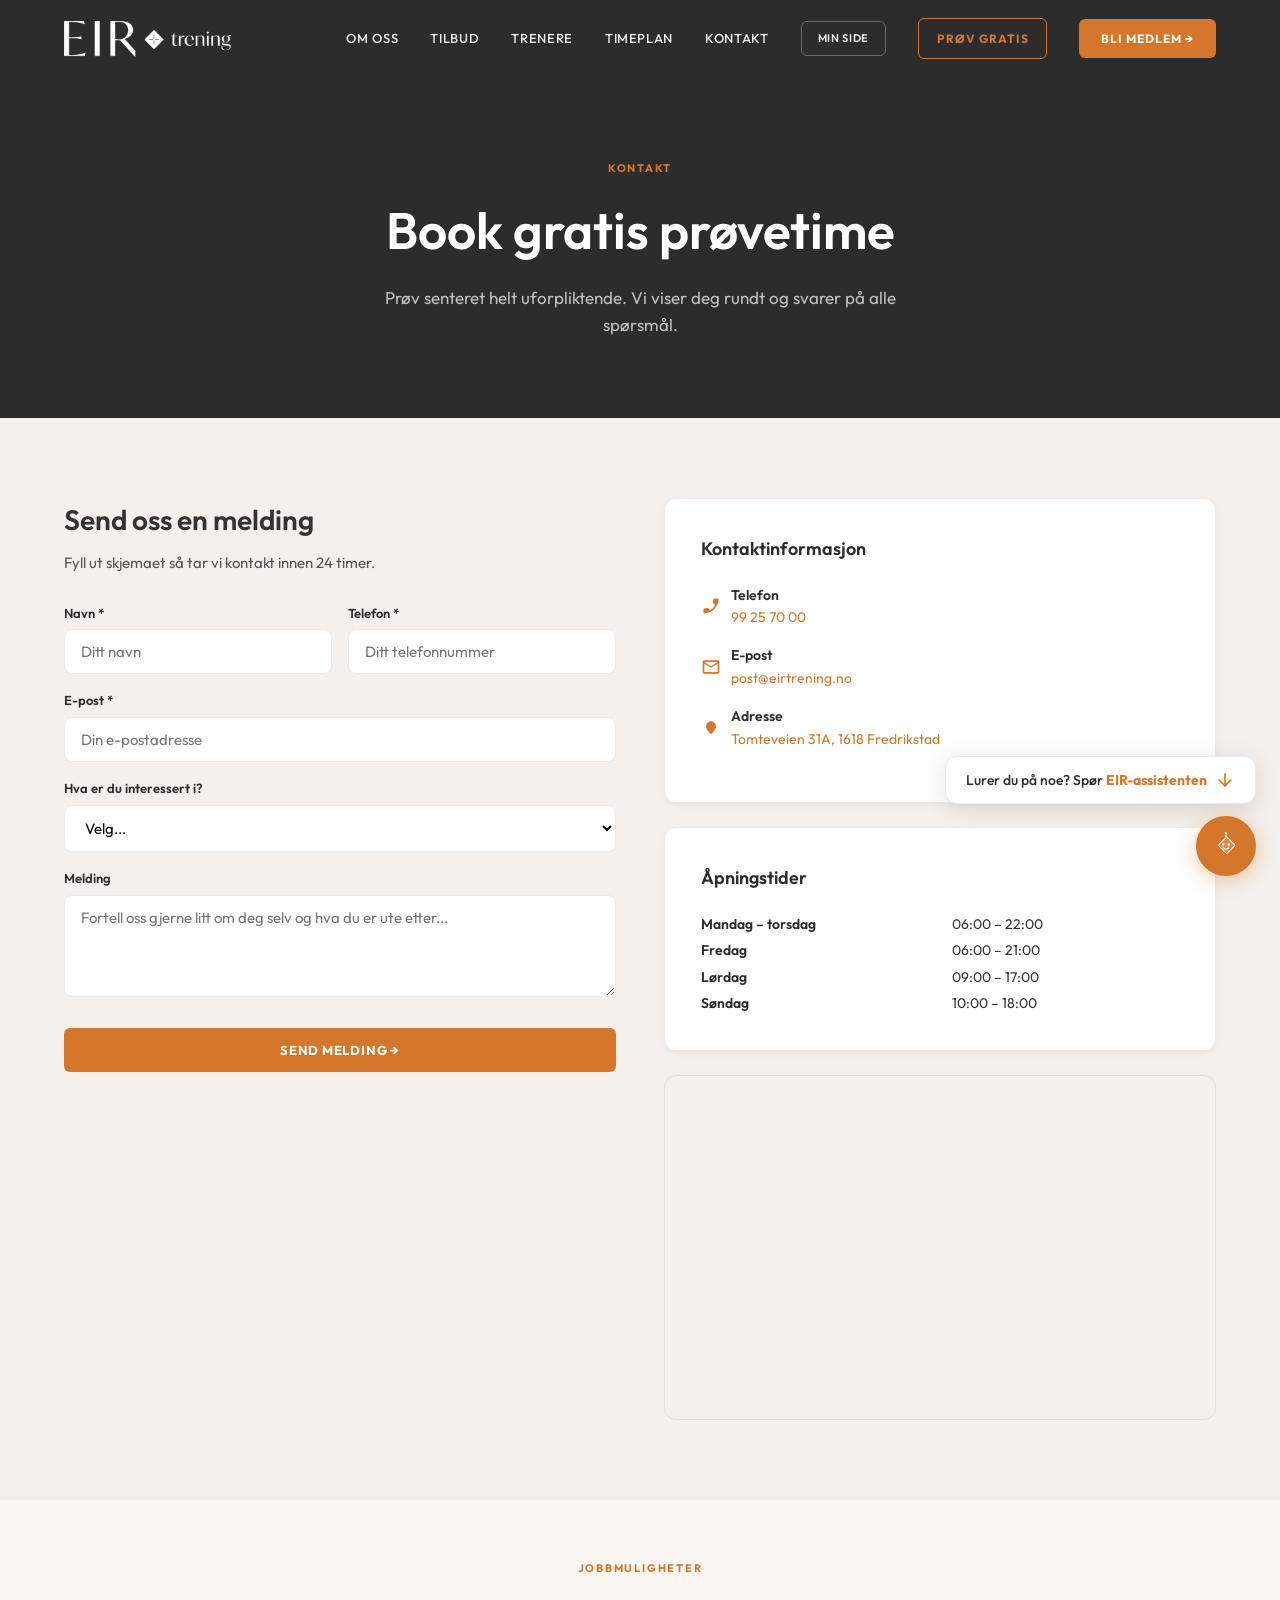
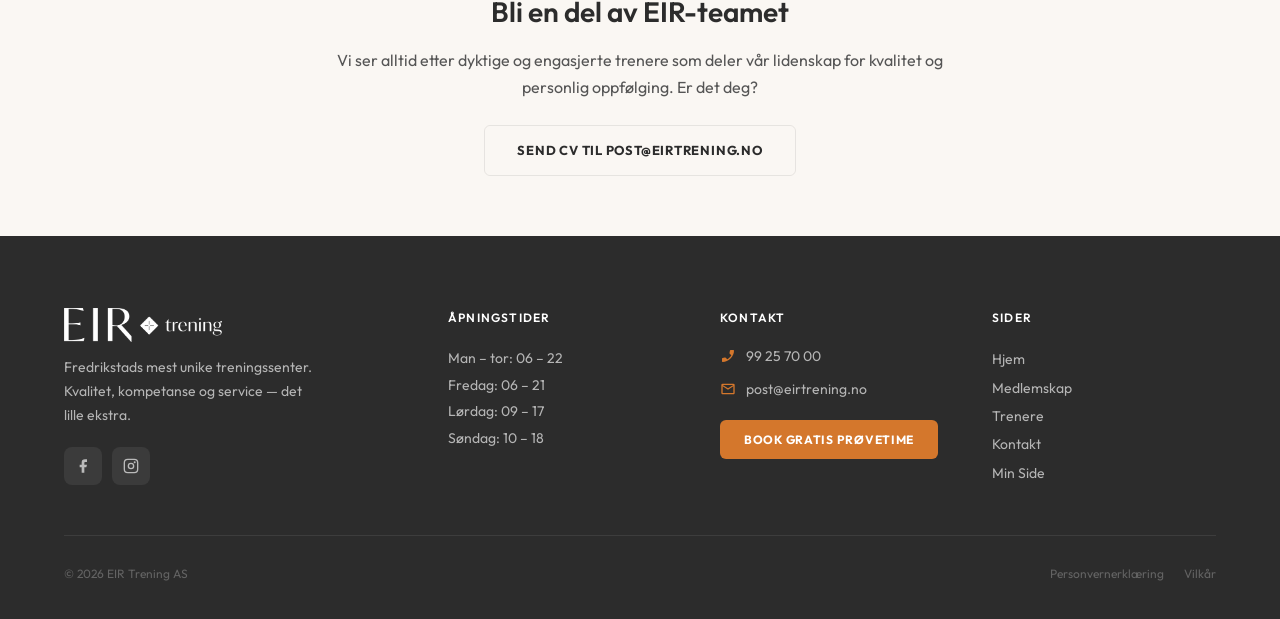
<file: kontakt.html>
<!DOCTYPE html>
<html lang="nb">
<head>
  <meta charset="UTF-8">
  <meta name="viewport" content="width=device-width, initial-scale=1.0">
  <title>Kontakt oss — EIR Trening</title>
  <meta name="description" content="Kontakt EIR Trening for gratis prøvetime og omvisning. Telefon 99 25 70 00. Tomteveien 31A, 1618 Fredrikstad.">
  <link rel="preconnect" href="https://fonts.googleapis.com">
  <link rel="preconnect" href="https://fonts.gstatic.com" crossorigin>
  <link href="https://fonts.googleapis.com/css2?family=Outfit:wght@300;400;500;600;700&display=swap" rel="stylesheet">
  <link rel="stylesheet" href="styles.css">
</head>
<body>

  <!-- NAVIGATION -->
  <nav class="nav scrolled" id="nav">
    <div class="nav-inner">
      <a href="index.html" class="nav-logo"><img src="eir logo.png" alt="EIR Trening"></a>
      <div class="nav-links" id="navLinks">
        <a href="index.html#om">Om oss</a>
        <a href="tilbud.html">Tilbud</a>
        <a href="trenere.html">Trenere</a>
        <a href="index.html#timeplan">Timeplan</a>
        <a href="kontakt.html">Kontakt</a>
        <a href="https://minside.eirtrening.no/" target="_blank" class="nav-minside">Min Side</a>
        <a href="kontakt.html" class="nav-cta-secondary">Prøv gratis</a>
        <a href="https://blimedlem.eirtrening.no/" target="_blank" class="nav-cta">Bli medlem →</a>
      </div>
      <button class="nav-toggle" id="navToggle" aria-label="Meny"><span></span><span></span><span></span></button>
    </div>
  </nav>

  <!-- PAGE HERO -->
  <section class="page-hero">
    <div class="container">
      <span class="section-label" style="color:var(--orange)">Kontakt</span>
      <h1>Book gratis prøvetime</h1>
      <p>Prøv senteret helt uforpliktende. Vi viser deg rundt og svarer på alle spørsmål.</p>
    </div>
  </section>

  <!-- CONTACT SECTION -->
  <section class="contact-section">
    <div class="container">
      <div class="contact-grid">
        <!-- Form -->
        <div class="fade-up">
          <h2 style="font-family:var(--font-heading);font-size:28px;font-weight:600;margin-bottom:8px">Send oss en melding</h2>
          <p style="font-size:15px;color:var(--dark-soft);margin-bottom:28px">Fyll ut skjemaet så tar vi kontakt innen 24 timer.</p>
          <form class="contact-form" action="https://formspree.io/f/placeholder" method="POST">
            <div style="display:grid;grid-template-columns:1fr 1fr;gap:16px">
              <div>
                <label for="name">Navn *</label>
                <input type="text" id="name" name="name" required placeholder="Ditt navn">
              </div>
              <div>
                <label for="phone">Telefon *</label>
                <input type="tel" id="phone" name="phone" required placeholder="Ditt telefonnummer">
              </div>
            </div>
            <label for="email">E-post *</label>
            <input type="email" id="email" name="email" required placeholder="Din e-postadresse">
            <label for="interest">Hva er du interessert i?</label>
            <select id="interest" name="interest">
              <option value="">Velg...</option>
              <option value="Gratis prøvetime">Gratis prøvetime og omvisning</option>
              <option value="EIR Basis">EIR Basis-medlemskap</option>
              <option value="Personlig trening">Personlig trening (PT)</option>
              <option value="All Inclusive VIP">All Inclusive VIP</option>
              <option value="Gruppetimer">Gruppetimer</option>
              <option value="HYROX">HYROX Training Club</option>
              <option value="Bedriftstrening">Bedriftstrening</option>
              <option value="Annet">Annet spørsmål</option>
            </select>
            <label for="message">Melding</label>
            <textarea id="message" name="message" rows="4" placeholder="Fortell oss gjerne litt om deg selv og hva du er ute etter..."></textarea>
            <button type="submit" class="btn btn-primary" style="width:100%;justify-content:center;margin-top:8px">Send melding →</button>
          </form>
        </div>

        <!-- Info + Map -->
        <div class="fade-up" style="transition-delay:0.2s">
          <div class="contact-info-card">
            <h3>Kontaktinformasjon</h3>
            <div class="footer-contact-item" style="margin-bottom:16px">
              <svg viewBox="0 -960 960 960" style="width:20px;height:20px;fill:var(--orange)"><path d="M162-120q-18 0-30-12t-12-30v-162q0-13 9-23.5t23-14.5l138-28q14-2 28.5 2.5T342-374l94 94q38-22 72-48.5t65-57.5q33-32 60.5-66.5T681-524l-97-98q-8-8-11-19t-1-27l26-140q2-13 13-22.5t25-9.5h162q18 0 30 12t12 30q0 125-54.5 247T631-329Q531-229 409-174.5T162-120Z"/></svg>
              <div>
                <div style="font-weight:600;color:var(--dark)">Telefon</div>
                <a href="tel:99257000" style="color:var(--orange)">99 25 70 00</a>
              </div>
            </div>
            <div class="footer-contact-item" style="margin-bottom:16px">
              <svg viewBox="0 -960 960 960" style="width:20px;height:20px;fill:var(--orange)"><path d="M160-160q-33 0-56.5-23.5T80-240v-480q0-33 23.5-56.5T160-800h640q33 0 56.5 23.5T880-720v480q0 33-23.5 56.5T800-160H160Zm320-280L160-640v400h640v-400L480-440Zm0-80 320-200H160l320 200Z"/></svg>
              <div>
                <div style="font-weight:600;color:var(--dark)">E-post</div>
                <a href="mailto:post@eirtrening.no" style="color:var(--orange)">post@eirtrening.no</a>
              </div>
            </div>
            <div class="footer-contact-item" style="margin-bottom:16px">
              <svg viewBox="0 -960 960 960" style="width:20px;height:20px;fill:var(--orange)"><path d="M480-480q33 0 56.5-23.5T560-560q0-33-23.5-56.5T480-640q-33 0-56.5 23.5T400-560q0 33 23.5 56.5T480-480Zm0 294q122-112 181-203.5T720-552q0-109-69.5-178.5T480-800q-101 0-170.5 69.5T240-552q0 71 59 162.5T480-186Z"/></svg>
              <div>
                <div style="font-weight:600;color:var(--dark)">Adresse</div>
                <a href="https://www.google.com/maps/search/?api=1&query=EIR%20Trening%2C%20Tomteveien%2031A%2C%201618%20Fredrikstad" target="_blank" style="color:var(--orange)">Tomteveien 31A, 1618 Fredrikstad</a>
              </div>
            </div>
          </div>

          <div class="contact-info-card">
            <h3>Åpningstider</h3>
            <div style="display:grid;grid-template-columns:1fr 1fr;gap:4px 24px;font-size:14px">
              <span style="font-weight:600;color:var(--dark)">Mandag – torsdag</span><span>06:00 – 22:00</span>
              <span style="font-weight:600;color:var(--dark)">Fredag</span><span>06:00 – 21:00</span>
              <span style="font-weight:600;color:var(--dark)">Lørdag</span><span>09:00 – 17:00</span>
              <span style="font-weight:600;color:var(--dark)">Søndag</span><span>10:00 – 18:00</span>
            </div>
          </div>

          <div class="map-container">
            <iframe
              src="https://www.google.com/maps/embed?pb=!1m18!1m12!1m3!1d2048.5!2d10.964!3d59.218!2m3!1f0!2f0!3f0!3m2!1i1024!2i768!4f13.1!3m3!1m2!1s0x0%3A0x0!2sTomteveien%2031A%2C%201618%20Fredrikstad!5e0!3m2!1snb!2sno!4v1"
              allowfullscreen=""
              loading="lazy"
              referrerpolicy="no-referrer-when-downgrade"
              title="EIR Trening på Google Maps">
            </iframe>
          </div>
        </div>
      </div>
    </div>
  </section>

  <!-- JOBBMULIGHETER -->
  <section style="padding:60px 0;background:var(--warm-light)">
    <div class="container" style="max-width:680px;text-align:center">
      <div class="fade-up">
        <span class="section-label">Jobbmuligheter</span>
        <h2 style="font-family:var(--font-heading);font-size:28px;font-weight:600;margin-bottom:12px;color:var(--dark)">Bli en del av EIR-teamet</h2>
        <p style="font-size:16px;line-height:1.7;color:var(--dark-soft);margin-bottom:24px">Vi ser alltid etter dyktige og engasjerte trenere som deler vår lidenskap for kvalitet og personlig oppfølging. Er det deg?</p>
        <a href="mailto:post@eirtrening.no?subject=Jobbsøknad – EIR Trening" class="btn btn-outline-dark">Send CV til post@eirtrening.no</a>
      </div>
    </div>
  </section>

  <!-- FOOTER -->
  <footer class="footer">
    <div class="container">
      <div class="footer-grid">
        <div class="footer-brand">
          <img src="eir logo.png" alt="EIR Trening">
          <p>Fredrikstads mest unike treningssenter. Kvalitet, kompetanse og service — det lille ekstra.</p>
          <div class="footer-social">
            <a href="https://facebook.com/eirtrening" target="_blank" aria-label="Facebook"><svg viewBox="0 0 24 24"><path d="M18 2h-3a5 5 0 0 0-5 5v3H7v4h3v8h4v-8h3l1-4h-4V7a1 1 0 0 1 1-1h3z"/></svg></a>
            <a href="https://instagram.com/eirtrening" target="_blank" aria-label="Instagram"><svg viewBox="0 0 24 24"><rect x="2" y="2" width="20" height="20" rx="5" ry="5" fill="none" stroke="currentColor" stroke-width="2"/><circle cx="12" cy="12" r="4" fill="none" stroke="currentColor" stroke-width="2"/><circle cx="17.5" cy="6.5" r="1.5"/></svg></a>
          </div>
        </div>
        <div><h4>Åpningstider</h4><div class="footer-hours">Man – tor: 06 – 22<br>Fredag: 06 – 21<br>Lørdag: 09 – 17<br>Søndag: 10 – 18</div></div>
        <div>
          <h4>Kontakt</h4>
          <div class="footer-contact-item"><svg viewBox="0 -960 960 960"><path d="M162-120q-18 0-30-12t-12-30v-162q0-13 9-23.5t23-14.5l138-28q14-2 28.5 2.5T342-374l94 94q38-22 72-48.5t65-57.5q33-32 60.5-66.5T681-524l-97-98q-8-8-11-19t-1-27l26-140q2-13 13-22.5t25-9.5h162q18 0 30 12t12 30q0 125-54.5 247T631-329Q531-229 409-174.5T162-120Z"/></svg><a href="tel:99257000">99 25 70 00</a></div>
          <div class="footer-contact-item"><svg viewBox="0 -960 960 960"><path d="M160-160q-33 0-56.5-23.5T80-240v-480q0-33 23.5-56.5T160-800h640q33 0 56.5 23.5T880-720v480q0 33-23.5 56.5T800-160H160Zm320-280L160-640v400h640v-400L480-440Zm0-80 320-200H160l320 200Z"/></svg><a href="mailto:post@eirtrening.no">post@eirtrening.no</a></div>
          <div class="footer-cta"><a href="kontakt.html" class="btn btn-primary btn-sm">Book gratis prøvetime</a></div>
        </div>
        <div><h4>Sider</h4><div class="footer-links"><a href="index.html">Hjem</a><a href="tilbud.html">Medlemskap</a><a href="trenere.html">Trenere</a><a href="kontakt.html">Kontakt</a><a href="https://minside.eirtrening.no" target="_blank">Min Side</a></div></div>
      </div>
      <div class="footer-bottom">
        <p>&copy; 2026 EIR Trening AS</p>
        <div class="footer-bottom-links"><a href="#">Personvernerklæring</a><a href="#">Vilkår</a></div>
      </div>
    </div>
  </footer>

  <script>
    const nav = document.getElementById('nav');
    window.addEventListener('scroll', () => nav.classList.toggle('scrolled', window.scrollY > 50));
    const navToggle = document.getElementById('navToggle');
    const navLinks = document.getElementById('navLinks');
    navToggle.addEventListener('click', () => navLinks.classList.toggle('open'));
    navLinks.querySelectorAll('a').forEach(a => a.addEventListener('click', () => navLinks.classList.remove('open')));
    const observer = new IntersectionObserver((entries) => {
      entries.forEach(e => { if (e.isIntersecting) e.target.classList.add('visible'); });
    }, { threshold: 0.1, rootMargin: '0px 0px -40px 0px' });
    document.querySelectorAll('.fade-up').forEach(el => observer.observe(el));
  </script>
  <script src="chatbot.js"></script>

</body>
</html>
</file>
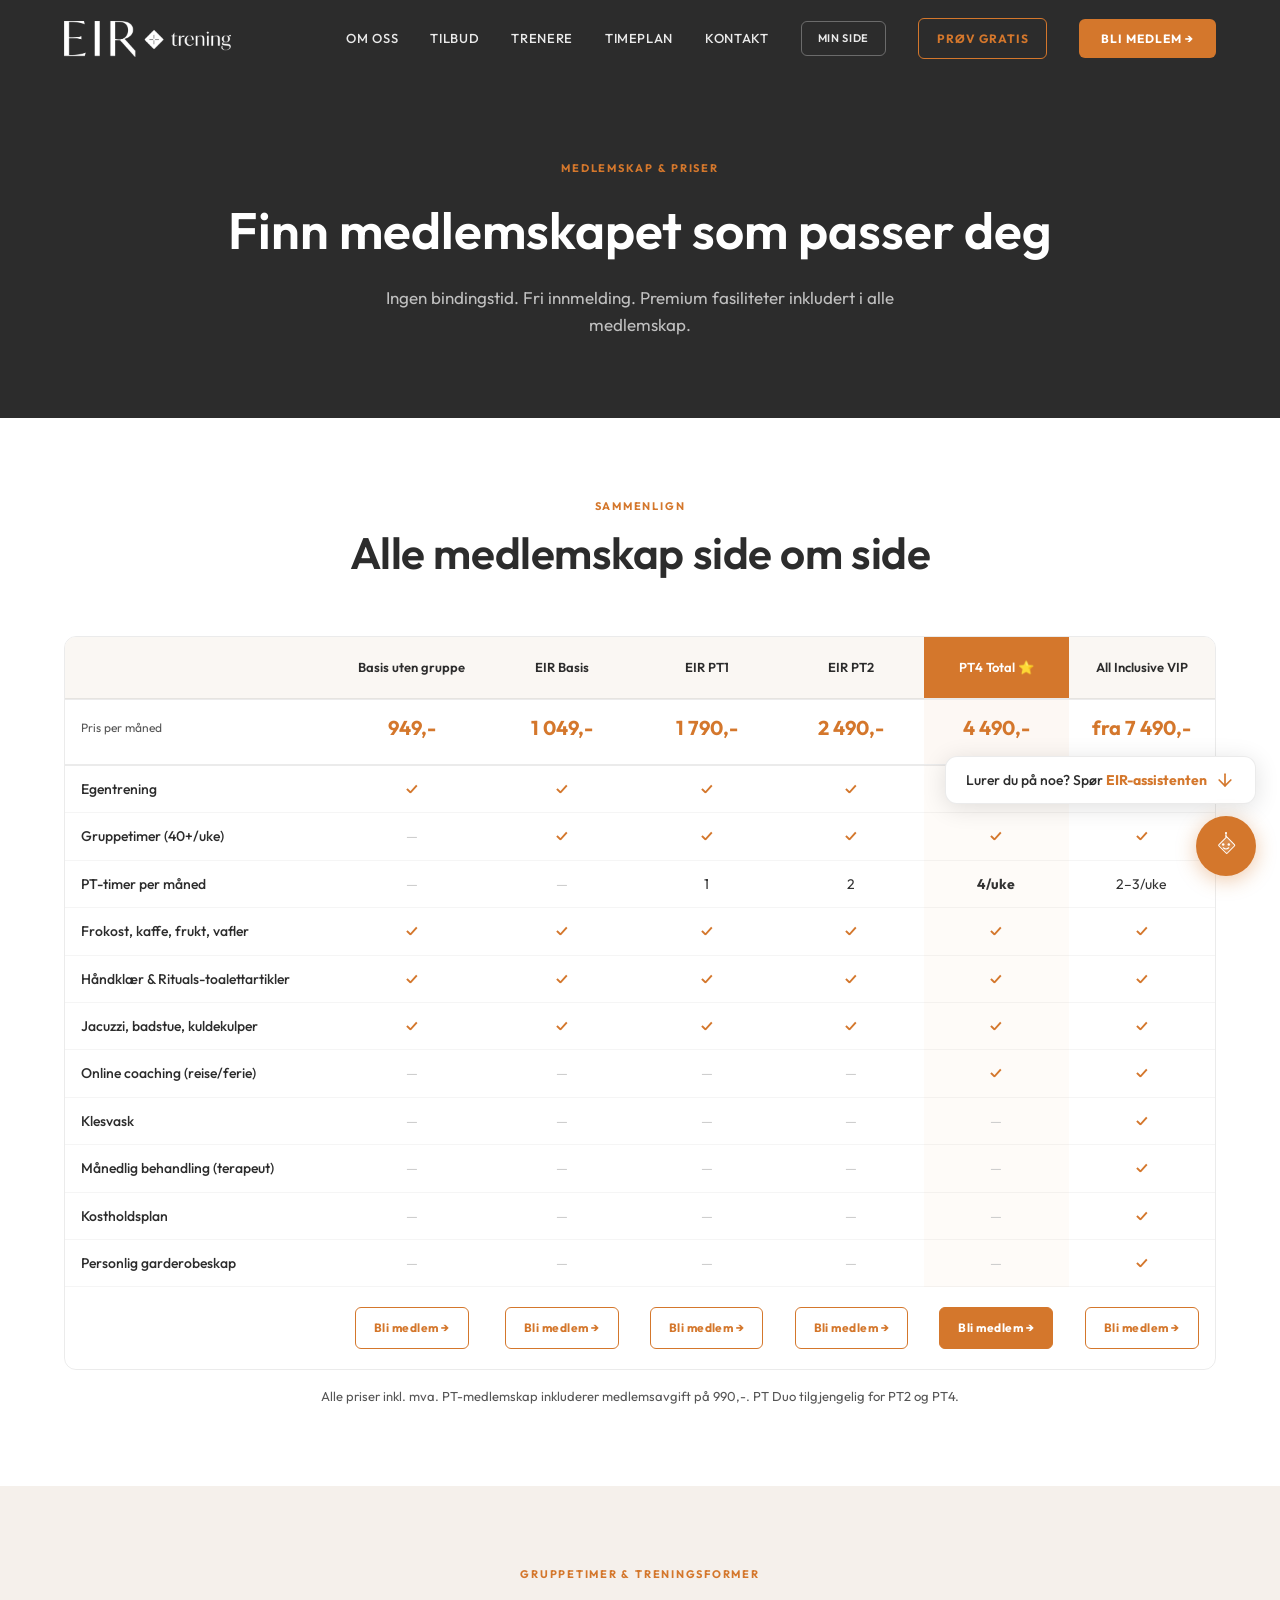
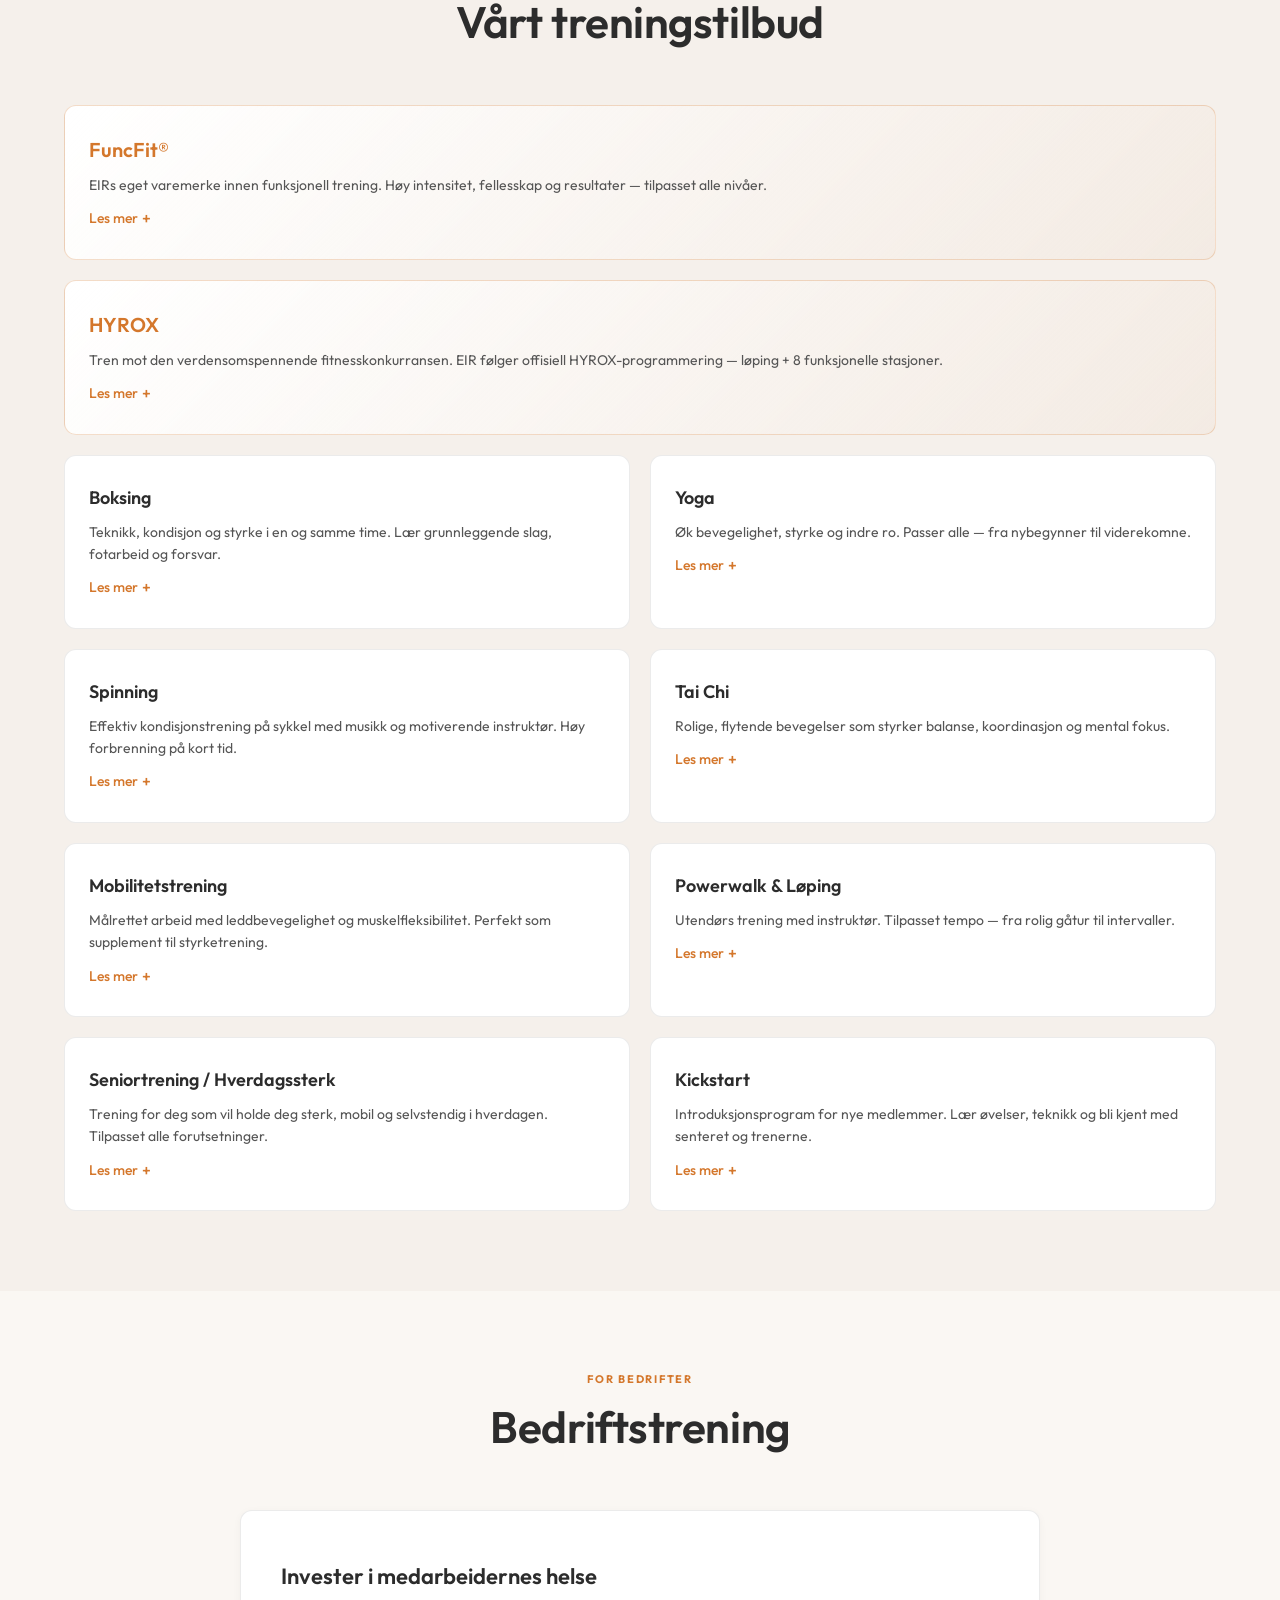
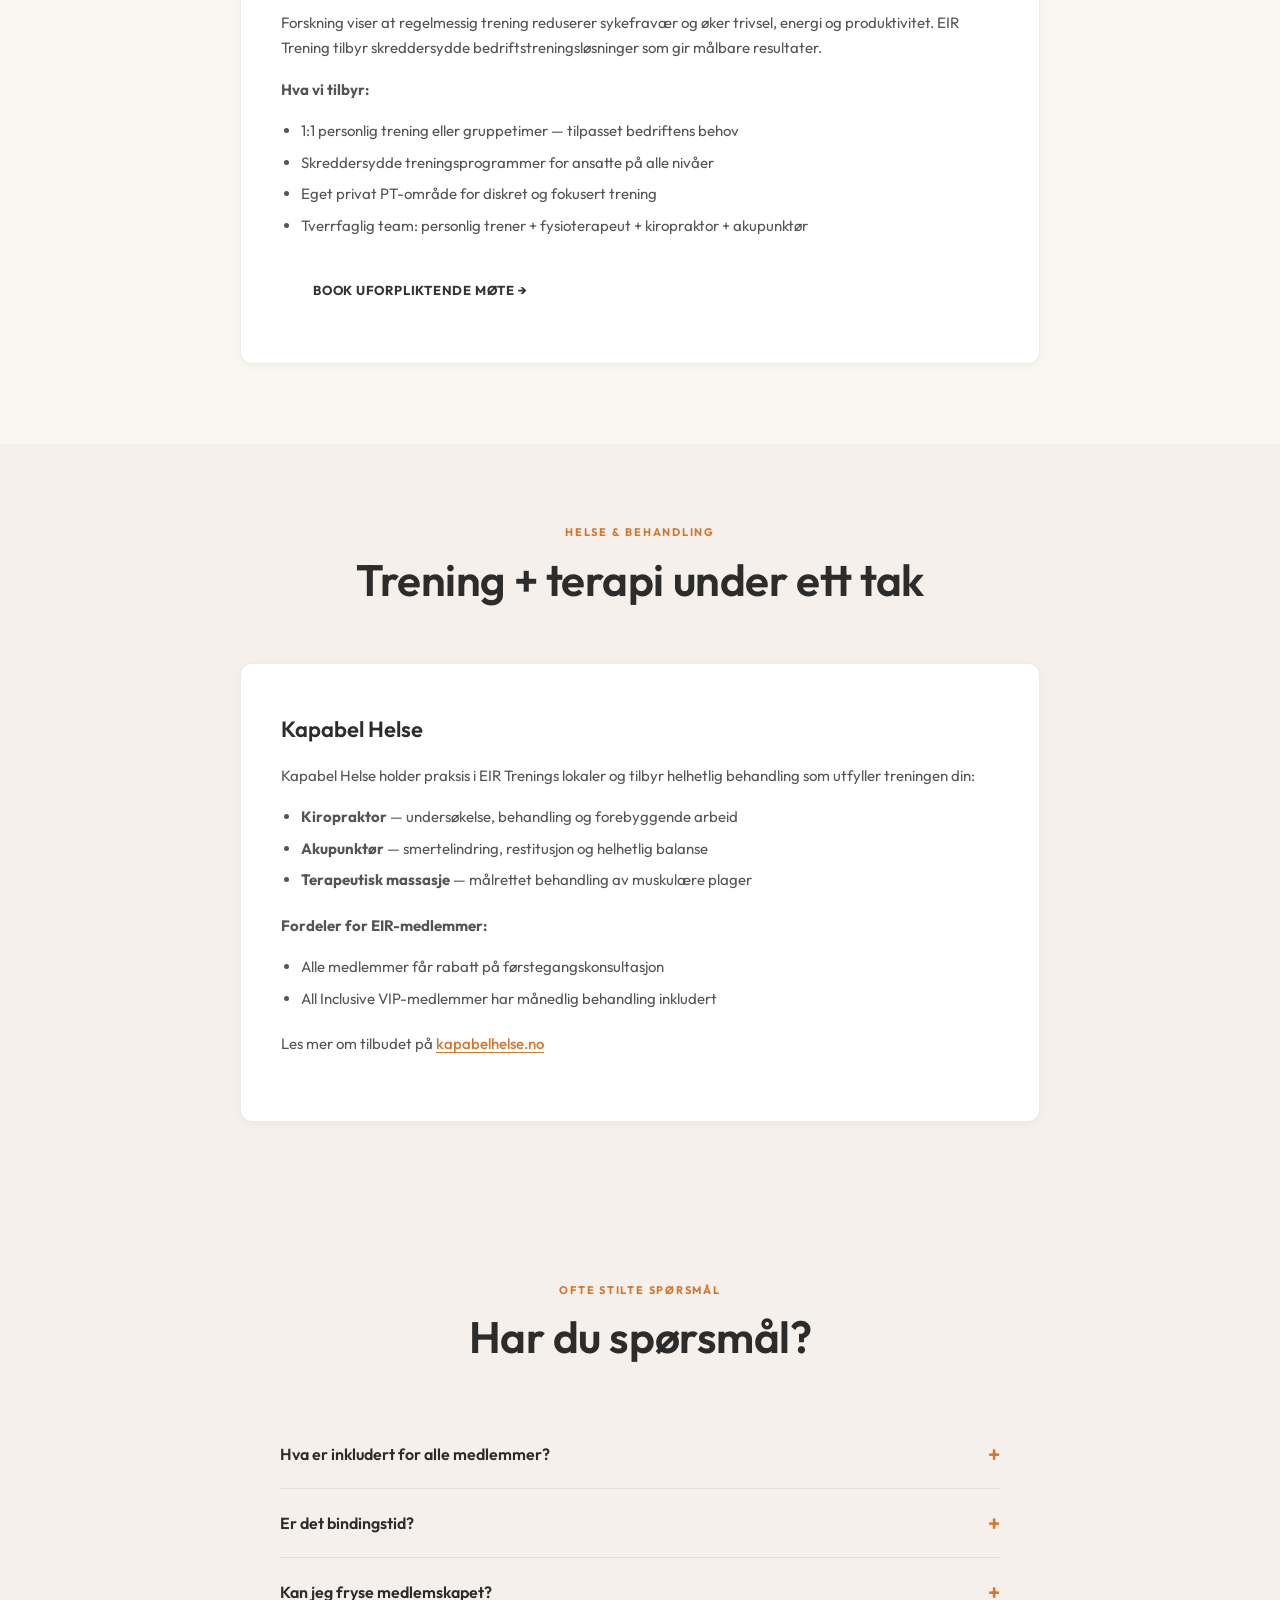
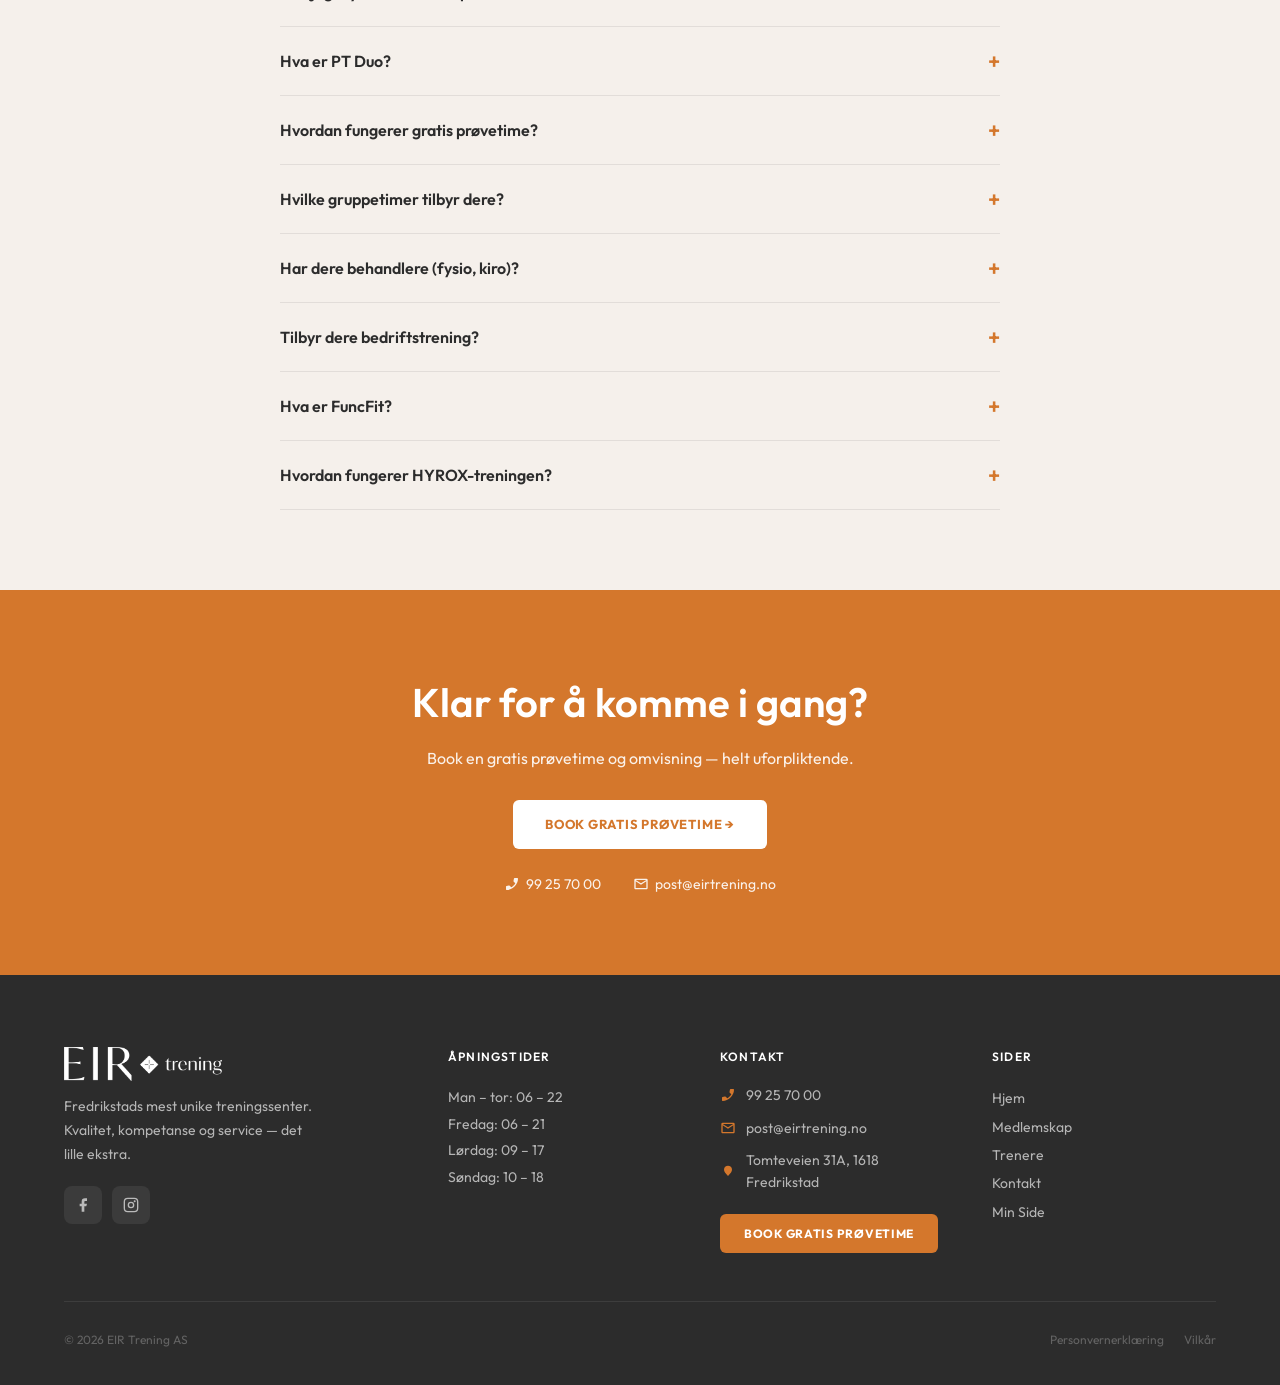
<file: tilbud.html>
<!DOCTYPE html>
<html lang="nb">
<head>
  <meta charset="UTF-8">
  <meta name="viewport" content="width=device-width, initial-scale=1.0">
  <title>Medlemskap & Priser — EIR Trening</title>
  <meta name="description" content="Se alle medlemskap og priser hos EIR Trening. Fra 949,-/mnd. Ingen bindingstid, fri innmelding. Egentrening, PT, gruppetimer og All Inclusive VIP.">
  <link rel="preconnect" href="https://fonts.googleapis.com">
  <link rel="preconnect" href="https://fonts.gstatic.com" crossorigin>
  <link href="https://fonts.googleapis.com/css2?family=Outfit:wght@300;400;500;600;700&display=swap" rel="stylesheet">
  <link rel="stylesheet" href="styles.css">
</head>
<body>

  <!-- NAVIGATION -->
  <nav class="nav scrolled" id="nav">
    <div class="nav-inner">
      <a href="index.html" class="nav-logo"><img src="eir logo.png" alt="EIR Trening"></a>
      <div class="nav-links" id="navLinks">
        <a href="index.html#om">Om oss</a>
        <a href="tilbud.html">Tilbud</a>
        <a href="trenere.html">Trenere</a>
        <a href="index.html#timeplan">Timeplan</a>
        <a href="kontakt.html">Kontakt</a>
        <a href="https://minside.eirtrening.no/" target="_blank" class="nav-minside">Min Side</a>
        <a href="kontakt.html" class="nav-cta-secondary">Prøv gratis</a>
        <a href="https://blimedlem.eirtrening.no/" target="_blank" class="nav-cta">Bli medlem →</a>
      </div>
      <button class="nav-toggle" id="navToggle" aria-label="Meny"><span></span><span></span><span></span></button>
    </div>
  </nav>

  <!-- PAGE HERO -->
  <section class="page-hero">
    <div class="container">
      <span class="section-label" style="color:var(--orange)">Medlemskap & priser</span>
      <h1>Finn medlemskapet som passer deg</h1>
      <p>Ingen bindingstid. Fri innmelding. Premium fasiliteter inkludert i alle medlemskap.</p>
    </div>
  </section>

  <!-- COMPARISON TABLE -->
  <section class="comparison">
    <div class="container">
      <div class="section-header fade-up">
        <span class="section-label">Sammenlign</span>
        <h2 class="section-title">Alle medlemskap side om side</h2>
      </div>
      <div class="comparison-table-wrapper fade-up">
        <table class="comparison-table">
          <thead>
            <tr>
              <th></th>
              <th>Basis uten gruppe</th>
              <th>EIR Basis</th>
              <th>EIR PT1</th>
              <th>EIR PT2</th>
              <th class="popular">PT4 Total ⭐</th>
              <th>All Inclusive VIP</th>
            </tr>
            <tr class="price-row">
              <th>Pris per måned</th>
              <th>949,-</th>
              <th>1 049,-</th>
              <th>1 790,-</th>
              <th>2 490,-</th>
              <th class="popular">4 490,-</th>
              <th>fra 7 490,-</th>
            </tr>
          </thead>
          <tbody>
            <tr>
              <td>Egentrening</td>
              <td class="table-check">✓</td>
              <td class="table-check">✓</td>
              <td class="table-check">✓</td>
              <td class="table-check">✓</td>
              <td class="table-check popular-col">✓</td>
              <td class="table-check">✓</td>
            </tr>
            <tr>
              <td>Gruppetimer (40+/uke)</td>
              <td class="table-cross">—</td>
              <td class="table-check">✓</td>
              <td class="table-check">✓</td>
              <td class="table-check">✓</td>
              <td class="table-check popular-col">✓</td>
              <td class="table-check">✓</td>
            </tr>
            <tr>
              <td>PT-timer per måned</td>
              <td class="table-cross">—</td>
              <td class="table-cross">—</td>
              <td>1</td>
              <td>2</td>
              <td class="popular-col"><b>4/uke</b></td>
              <td>2–3/uke</td>
            </tr>
            <tr>
              <td>Frokost, kaffe, frukt, vafler</td>
              <td class="table-check">✓</td>
              <td class="table-check">✓</td>
              <td class="table-check">✓</td>
              <td class="table-check">✓</td>
              <td class="table-check popular-col">✓</td>
              <td class="table-check">✓</td>
            </tr>
            <tr>
              <td>Håndklær & Rituals-toalettartikler</td>
              <td class="table-check">✓</td>
              <td class="table-check">✓</td>
              <td class="table-check">✓</td>
              <td class="table-check">✓</td>
              <td class="table-check popular-col">✓</td>
              <td class="table-check">✓</td>
            </tr>
            <tr>
              <td>Jacuzzi, badstue, kuldekulper</td>
              <td class="table-check">✓</td>
              <td class="table-check">✓</td>
              <td class="table-check">✓</td>
              <td class="table-check">✓</td>
              <td class="table-check popular-col">✓</td>
              <td class="table-check">✓</td>
            </tr>
            <tr>
              <td>Online coaching (reise/ferie)</td>
              <td class="table-cross">—</td>
              <td class="table-cross">—</td>
              <td class="table-cross">—</td>
              <td class="table-cross">—</td>
              <td class="table-check popular-col">✓</td>
              <td class="table-check">✓</td>
            </tr>
            <tr>
              <td>Klesvask</td>
              <td class="table-cross">—</td>
              <td class="table-cross">—</td>
              <td class="table-cross">—</td>
              <td class="table-cross">—</td>
              <td class="table-cross popular-col">—</td>
              <td class="table-check">✓</td>
            </tr>
            <tr>
              <td>Månedlig behandling (terapeut)</td>
              <td class="table-cross">—</td>
              <td class="table-cross">—</td>
              <td class="table-cross">—</td>
              <td class="table-cross">—</td>
              <td class="table-cross popular-col">—</td>
              <td class="table-check">✓</td>
            </tr>
            <tr>
              <td>Kostholdsplan</td>
              <td class="table-cross">—</td>
              <td class="table-cross">—</td>
              <td class="table-cross">—</td>
              <td class="table-cross">—</td>
              <td class="table-cross popular-col">—</td>
              <td class="table-check">✓</td>
            </tr>
            <tr>
              <td>Personlig garderobeskap</td>
              <td class="table-cross">—</td>
              <td class="table-cross">—</td>
              <td class="table-cross">—</td>
              <td class="table-cross">—</td>
              <td class="table-cross popular-col">—</td>
              <td class="table-check">✓</td>
            </tr>
            <tr class="cta-row">
              <td></td>
              <td><a href="https://blimedlem.eirtrening.no/" target="_blank" class="btn-table">Bli medlem →</a></td>
              <td><a href="https://blimedlem.eirtrening.no/" target="_blank" class="btn-table">Bli medlem →</a></td>
              <td><a href="https://blimedlem.eirtrening.no/" target="_blank" class="btn-table">Bli medlem →</a></td>
              <td><a href="https://blimedlem.eirtrening.no/" target="_blank" class="btn-table">Bli medlem →</a></td>
              <td><a href="https://blimedlem.eirtrening.no/" target="_blank" class="btn-table btn-table-popular">Bli medlem →</a></td>
              <td><a href="https://blimedlem.eirtrening.no/" target="_blank" class="btn-table">Bli medlem →</a></td>
            </tr>
          </tbody>
        </table>
      </div>
      <p style="text-align:center;margin-top:16px;font-size:13px;color:var(--dark-soft)">Alle priser inkl. mva. PT-medlemskap inkluderer medlemsavgift på 990,-. PT Duo tilgjengelig for PT2 og PT4.</p>
    </div>
  </section>

  <!-- TRENINGSFORMER -->
  <style>
    .training-grid {
      display: grid;
      grid-template-columns: repeat(2, 1fr);
      gap: 20px;
      margin-top: 48px;
    }
    .training-card {
      background: var(--white);
      border-radius: var(--radius);
      padding: 28px 24px;
      border: 1px solid var(--border);
      transition: transform 0.3s ease, box-shadow 0.3s ease;
    }
    .training-card:hover {
      transform: translateY(-4px);
      box-shadow: var(--shadow-md);
    }
    .training-card.featured {
      grid-column: span 2;
      border-color: rgba(212, 119, 44, 0.25);
      background: linear-gradient(135deg, var(--white) 0%, rgba(212, 119, 44, 0.04) 100%);
    }
    .training-card h3 {
      font-family: var(--font-heading);
      font-size: 18px;
      font-weight: 600;
      color: var(--dark);
      margin-bottom: 8px;
    }
    .training-card.featured h3 {
      color: var(--orange);
      font-size: 20px;
    }
    .training-card p {
      font-size: 14px;
      line-height: 1.6;
      color: var(--dark-soft);
    }
    .training-toggle {
      background: none;
      border: none;
      color: var(--orange);
      font-family: var(--font-body);
      font-size: 14px;
      font-weight: 500;
      cursor: pointer;
      margin-top: 12px;
      padding: 0;
      display: inline-flex;
      align-items: center;
      gap: 4px;
      transition: color 0.3s;
    }
    .training-toggle:hover { color: var(--orange-dark); }
    .training-toggle .toggle-icon {
      display: inline-block;
      transition: transform 0.3s;
      font-size: 16px;
    }
    .training-card.open .toggle-icon { transform: rotate(45deg); }
    .training-detail {
      max-height: 0;
      overflow: hidden;
      transition: max-height 0.4s ease;
    }
    .training-detail-inner {
      padding-top: 16px;
      font-size: 14px;
      line-height: 1.7;
      color: var(--dark-soft);
    }
    .training-detail-inner ul {
      list-style: disc;
      padding-left: 20px;
      margin: 8px 0;
    }
    .training-detail-inner ul li { margin-bottom: 4px; }
    .training-detail-inner strong { color: var(--dark); }

    /* Bedriftstrening & Kapabel */
    .content-section {
      padding: 80px 0;
    }
    .content-section:nth-child(even) {
      background: var(--warm-light);
    }
    .content-card {
      max-width: 800px;
      margin: 0 auto;
      background: var(--white);
      border-radius: var(--radius);
      padding: 48px 40px;
      border: 1px solid var(--border);
      box-shadow: var(--shadow-sm);
    }
    .content-card h3 {
      font-family: var(--font-heading);
      font-size: 22px;
      font-weight: 600;
      color: var(--dark);
      margin-bottom: 16px;
    }
    .content-card p {
      font-size: 15px;
      line-height: 1.7;
      color: var(--dark-soft);
      margin-bottom: 16px;
    }
    .content-card ul {
      list-style: disc;
      padding-left: 20px;
      margin-bottom: 20px;
    }
    .content-card ul li {
      font-size: 15px;
      line-height: 1.7;
      color: var(--dark-soft);
      margin-bottom: 6px;
    }
    .content-card .btn {
      margin-top: 8px;
    }
    .content-card a.external-link {
      color: var(--orange);
      font-weight: 500;
      text-decoration: underline;
      text-underline-offset: 3px;
    }
    .content-card a.external-link:hover { color: var(--orange-dark); }
    @media (max-width: 768px) {
      .training-grid { grid-template-columns: 1fr; }
      .training-card.featured { grid-column: span 1; }
      .content-card { padding: 32px 24px; }
    }
  </style>

  <section id="treningsformer" style="padding:80px 0;">
    <div class="container">
      <div class="section-header fade-up">
        <span class="section-label">Gruppetimer & treningsformer</span>
        <h2 class="section-title">Vårt treningstilbud</h2>
      </div>
      <div class="training-grid fade-up">

        <!-- FuncFit (featured) -->
        <div class="training-card featured" id="funcfit">
          <h3>FuncFit&reg;</h3>
          <p>EIRs eget varemerke innen funksjonell trening. Høy intensitet, fellesskap og resultater — tilpasset alle nivåer.</p>
          <button class="training-toggle">Les mer <span class="toggle-icon">+</span></button>
          <div class="training-detail">
            <div class="training-detail-inner">
              <p><strong>Utviklet av EIR Trening</strong> — basert på elementer fra CrossFit, vektløfting, spensttrening, kettlebell, calisthenics og strongman.</p>
              <p><strong>Timer:</strong></p>
              <ul>
                <li><strong>FuncFit&reg; Partner WOD</strong> — 60 min partrening med makker</li>
                <li><strong>FuncFit&reg; WOD</strong> — Workout of the Day, variert og intensiv</li>
              </ul>
              <p>Alle øvelser tilpasses ditt nivå, så FuncFit passer for nybegynnere og erfarne. Trenere: Marius Olsen, Joacim Junhov-Rindberg og Tina Wingereid.</p>
            </div>
          </div>
        </div>

        <!-- HYROX (featured) -->
        <div class="training-card featured" id="hyrox">
          <h3>HYROX</h3>
          <p>Tren mot den verdensomspennende fitnesskonkurransen. EIR følger offisiell HYROX-programmering — løping + 8 funksjonelle stasjoner.</p>
          <button class="training-toggle">Les mer <span class="toggle-icon">+</span></button>
          <div class="training-detail">
            <div class="training-detail-inner">
              <p><strong>HYROX</strong> er en verdensomspennende fitnesskonkurranse som kombinerer løping med 8 funksjonelle treningsstasjoner. EIR følger offisiell HYROX-programmering i sine gruppetimer.</p>
              <p><strong>Medlemsfordeler:</strong></p>
              <ul>
                <li>48 timers fortrinnsrett på konkurransepåmelding</li>
                <li>10 % rabattkode på HYROX-arrangementer</li>
              </ul>
              <p><strong>Konkurransekategorier:</strong> Singles, Relay, Doubles og Adaptive.</p>
              <p>Nybegynner? Vi tilbyr introkurs slik at du kan komme trygt i gang.</p>
            </div>
          </div>
        </div>

        <!-- Standard cards with accordion -->
        <div class="training-card" id="boksing">
          <h3>Boksing</h3>
          <p>Teknikk, kondisjon og styrke i en og samme time. Lær grunnleggende slag, fotarbeid og forsvar.</p>
          <button class="training-toggle">Les mer <span class="toggle-icon">+</span></button>
          <div class="training-detail">
            <div class="training-detail-inner">
              <p><em>Detaljert informasjon om boksetimene kommer snart.</em></p>
              <p>Instruktør: Rolf Lavarez (Fredrikstad Bokseklubb)</p>
            </div>
          </div>
        </div>
        <div class="training-card" id="yoga">
          <h3>Yoga</h3>
          <p>Øk bevegelighet, styrke og indre ro. Passer alle — fra nybegynner til viderekomne.</p>
          <button class="training-toggle">Les mer <span class="toggle-icon">+</span></button>
          <div class="training-detail">
            <div class="training-detail-inner">
              <p><em>Detaljert informasjon om yogatimene kommer snart.</em></p>
              <p>Instruktører: Christine Serigstad (Ashtanga, Yin, Nidra) og Monica Hovind (Vinyasa, Breathwork)</p>
            </div>
          </div>
        </div>
        <div class="training-card" id="spinning">
          <h3>Spinning</h3>
          <p>Effektiv kondisjonstrening på sykkel med musikk og motiverende instruktør. Høy forbrenning på kort tid.</p>
          <button class="training-toggle">Les mer <span class="toggle-icon">+</span></button>
          <div class="training-detail">
            <div class="training-detail-inner">
              <p><em>Detaljert informasjon om spinningtimene kommer snart.</em></p>
              <p>Instruktører: Hege Borg og Per Gjerløw</p>
            </div>
          </div>
        </div>
        <div class="training-card" id="taichi">
          <h3>Tai Chi</h3>
          <p>Rolige, flytende bevegelser som styrker balanse, koordinasjon og mental fokus.</p>
          <button class="training-toggle">Les mer <span class="toggle-icon">+</span></button>
          <div class="training-detail">
            <div class="training-detail-inner">
              <p>Tai Chi er blant de mest populære treningsformene i verden. Fokuserer på avspenning, styrking av kjernemuskulatur, pust, meditasjon, holdning og balanse.</p>
              <p>Instruktør: Brynjulf Haugan — utdannet ved Academy of Classical Oriental Sciences i Canada (2007), naturmedisiner og akupunktør.</p>
            </div>
          </div>
        </div>
        <div class="training-card" id="mobilitet">
          <h3>Mobilitetstrening</h3>
          <p>Målrettet arbeid med leddbevegelighet og muskelfleksibilitet. Perfekt som supplement til styrketrening.</p>
          <button class="training-toggle">Les mer <span class="toggle-icon">+</span></button>
          <div class="training-detail">
            <div class="training-detail-inner">
              <p><em>Detaljert informasjon om mobilitetstrening kommer snart.</em></p>
            </div>
          </div>
        </div>
        <div class="training-card" id="powerwalk">
          <h3>Powerwalk &amp; Løping</h3>
          <p>Utendørs trening med instruktør. Tilpasset tempo — fra rolig gåtur til intervaller.</p>
          <button class="training-toggle">Les mer <span class="toggle-icon">+</span></button>
          <div class="training-detail">
            <div class="training-detail-inner">
              <p><em>Detaljert informasjon om powerwalk og løpetimer kommer snart.</em></p>
            </div>
          </div>
        </div>
        <div class="training-card" id="seniortrening">
          <h3>Seniortrening / Hverdagssterk</h3>
          <p>Trening for deg som vil holde deg sterk, mobil og selvstendig i hverdagen. Tilpasset alle forutsetninger.</p>
          <button class="training-toggle">Les mer <span class="toggle-icon">+</span></button>
          <div class="training-detail">
            <div class="training-detail-inner">
              <p><em>Detaljert informasjon om seniortrening kommer snart.</em></p>
              <p>Instruktør: Hans Henry (ukentlig «Hverdagssterk»-time)</p>
            </div>
          </div>
        </div>
        <div class="training-card" id="kickstart">
          <h3>Kickstart</h3>
          <p>Introduksjonsprogram for nye medlemmer. Lær øvelser, teknikk og bli kjent med senteret og trenerne.</p>
          <button class="training-toggle">Les mer <span class="toggle-icon">+</span></button>
          <div class="training-detail">
            <div class="training-detail-inner">
              <p><em>Detaljert informasjon om Kickstart-programmet kommer snart.</em></p>
            </div>
          </div>
        </div>

      </div>
    </div>
  </section>

  <!-- BEDRIFTSTRENING -->
  <section class="content-section" style="background:var(--warm-light);">
    <div class="container">
      <div class="section-header fade-up">
        <span class="section-label">For bedrifter</span>
        <h2 class="section-title">Bedriftstrening</h2>
      </div>
      <div class="content-card fade-up">
        <h3>Invester i medarbeidernes helse</h3>
        <p>Forskning viser at regelmessig trening reduserer sykefravær og øker trivsel, energi og produktivitet. EIR Trening tilbyr skreddersydde bedriftstreningsløsninger som gir målbare resultater.</p>
        <p><strong>Hva vi tilbyr:</strong></p>
        <ul>
          <li>1:1 personlig trening eller gruppetimer — tilpasset bedriftens behov</li>
          <li>Skreddersydde treningsprogrammer for ansatte på alle nivåer</li>
          <li>Eget privat PT-område for diskret og fokusert trening</li>
          <li>Tverrfaglig team: personlig trener + fysioterapeut + kiropraktor + akupunktør</li>
        </ul>
        <a href="kontakt.html" class="btn">Book uforpliktende møte &rarr;</a>
      </div>
    </div>
  </section>

  <!-- KAPABEL HELSE -->
  <section class="content-section">
    <div class="container">
      <div class="section-header fade-up">
        <span class="section-label">Helse & behandling</span>
        <h2 class="section-title">Trening + terapi under ett tak</h2>
      </div>
      <div class="content-card fade-up">
        <h3>Kapabel Helse</h3>
        <p>Kapabel Helse holder praksis i EIR Trenings lokaler og tilbyr helhetlig behandling som utfyller treningen din:</p>
        <ul>
          <li><strong>Kiropraktor</strong> — undersøkelse, behandling og forebyggende arbeid</li>
          <li><strong>Akupunktør</strong> — smertelindring, restitusjon og helhetlig balanse</li>
          <li><strong>Terapeutisk massasje</strong> — målrettet behandling av muskulære plager</li>
        </ul>
        <p><strong>Fordeler for EIR-medlemmer:</strong></p>
        <ul>
          <li>Alle medlemmer får rabatt på førstegangskonsultasjon</li>
          <li>All Inclusive VIP-medlemmer har månedlig behandling inkludert</li>
        </ul>
        <p>Les mer om tilbudet på <a href="https://kapabelhelse.no" target="_blank" class="external-link">kapabelhelse.no</a></p>
      </div>
    </div>
  </section>

  <!-- FAQ -->
  <section class="faq">
    <div class="container">
      <div class="section-header fade-up">
        <span class="section-label">Ofte stilte spørsmål</span>
        <h2 class="section-title">Har du spørsmål?</h2>
      </div>
      <div class="faq-list fade-up">
        <div class="faq-item">
          <button class="faq-question">Hva er inkludert for alle medlemmer? <span class="faq-icon">+</span></button>
          <div class="faq-answer"><div class="faq-answer-inner">Alle medlemmer får tilgang til et alltid bemannet senter, gratis frokost (hverdager 06:30-08:30), kaffe, te, frukt og vafler, rene håndklær og Rituals-toalettartikler, samt jacuzzi, badstue og kuldekulper. I tillegg får alle rabatt på førstegangskonsultasjon hos Kapabel Helse.</div></div>
        </div>
        <div class="faq-item">
          <button class="faq-question">Er det bindingstid? <span class="faq-icon">+</span></button>
          <div class="faq-answer"><div class="faq-answer-inner">Nei! Vi har ingen bindingstid og fri innmelding på alle våre medlemskap. Du kan si opp når du vil.</div></div>
        </div>
        <div class="faq-item">
          <button class="faq-question">Kan jeg fryse medlemskapet? <span class="faq-icon">+</span></button>
          <div class="faq-answer"><div class="faq-answer-inner">Ja, det er mulig å fryse medlemskapet. Kontakt oss på telefon 99 25 70 00 eller e-post post@eirtrening.no for detaljer.</div></div>
        </div>
        <div class="faq-item">
          <button class="faq-question">Hva er PT Duo? <span class="faq-icon">+</span></button>
          <div class="faq-answer"><div class="faq-answer-inner">PT Duo lar 2 personer trene med 1 personlig trener til en gunstigere pris per person. Det er tilgjengelig for PT2 og PT4-medlemskap. Perfekt for deg og en treningskompis!</div></div>
        </div>
        <div class="faq-item">
          <button class="faq-question">Hvordan fungerer gratis prøvetime? <span class="faq-icon">+</span></button>
          <div class="faq-answer"><div class="faq-answer-inner">Du kan booke en helt gratis prøvetime og omvisning hos oss. Vi viser deg senteret, fasiliteter og svarer på alle spørsmål. Kontakt oss via telefon, e-post eller kontaktskjemaet på nettsiden for å avtale tid. Helt uforpliktende!</div></div>
        </div>
        <div class="faq-item">
          <button class="faq-question">Hvilke gruppetimer tilbyr dere? <span class="faq-icon">+</span></button>
          <div class="faq-answer"><div class="faq-answer-inner">Vi har over 40 gruppetimer i uken, inkludert FuncFit, HYROX, boksing, yoga, spinning, tai chi, mobilitetstrening, powerwalk & løping, seniortrening (Hverdagssterk) og Kickstart for nye medlemmer. Se full timeplan i vår app eller på nettsiden.</div></div>
        </div>
        <div class="faq-item">
          <button class="faq-question">Har dere behandlere (fysio, kiro)? <span class="faq-icon">+</span></button>
          <div class="faq-answer"><div class="faq-answer-inner">Ja! Kapabel Helse holder praksis i våre lokaler og tilbyr kiropraktikk, akupunktur og terapeutisk massasje. Alle EIR-medlemmer får rabatt på førstegangskonsultasjon, og All Inclusive VIP-medlemmer har månedlig behandling inkludert.</div></div>
        </div>
        <div class="faq-item">
          <button class="faq-question">Tilbyr dere bedriftstrening? <span class="faq-icon">+</span></button>
          <div class="faq-answer"><div class="faq-answer-inner">Ja, vi tilbyr skreddersydde bedriftstreningsløsninger — både 1:1 og gruppetimer. Vi har eget privat PT-område og et tverrfaglig team med personlig trener, fysioterapeut, kiropraktor og akupunktør. Kontakt oss for et uforpliktende møte.</div></div>
        </div>
        <div class="faq-item">
          <button class="faq-question">Hva er FuncFit? <span class="faq-icon">+</span></button>
          <div class="faq-answer"><div class="faq-answer-inner">FuncFit&reg; er EIRs eget varemerke innen funksjonell trening. Det er basert på elementer fra CrossFit, vektløfting, spensttrening, kettlebell, calisthenics og strongman. Alle øvelser tilpasses ditt nivå, så det passer for både nybegynnere og erfarne utøvere.</div></div>
        </div>
        <div class="faq-item">
          <button class="faq-question">Hvordan fungerer HYROX-treningen? <span class="faq-icon">+</span></button>
          <div class="faq-answer"><div class="faq-answer-inner">HYROX er en verdensomspennende fitnesskonkurranse som kombinerer løping med 8 funksjonelle stasjoner. EIR følger offisiell HYROX-programmering i gruppetimene. Medlemmer får 48 timers fortrinnsrett på konkurransepåmelding og 10 % rabattkode. Vi tilbyr også introkurs for nybegynnere.</div></div>
        </div>
      </div>
    </div>
  </section>

  <!-- CTA -->
  <section class="cta-banner">
    <div class="container fade-up">
      <h2>Klar for å komme i gang?</h2>
      <p>Book en gratis prøvetime og omvisning — helt uforpliktende.</p>
      <a href="kontakt.html" class="btn">Book gratis prøvetime →</a>
      <div class="cta-contact">
        <a href="tel:99257000">
          <svg viewBox="0 -960 960 960"><path d="M162-120q-18 0-30-12t-12-30v-162q0-13 9-23.5t23-14.5l138-28q14-2 28.5 2.5T342-374l94 94q38-22 72-48.5t65-57.5q33-32 60.5-66.5T681-524l-97-98q-8-8-11-19t-1-27l26-140q2-13 13-22.5t25-9.5h162q18 0 30 12t12 30q0 125-54.5 247T631-329Q531-229 409-174.5T162-120Z"/></svg>
          99 25 70 00
        </a>
        <a href="mailto:post@eirtrening.no">
          <svg viewBox="0 -960 960 960"><path d="M160-160q-33 0-56.5-23.5T80-240v-480q0-33 23.5-56.5T160-800h640q33 0 56.5 23.5T880-720v480q0 33-23.5 56.5T800-160H160Zm320-280L160-640v400h640v-400L480-440Zm0-80 320-200H160l320 200Z"/></svg>
          post@eirtrening.no
        </a>
      </div>
    </div>
  </section>

  <!-- FOOTER (same as index) -->
  <footer class="footer">
    <div class="container">
      <div class="footer-grid">
        <div class="footer-brand">
          <img src="eir logo.png" alt="EIR Trening">
          <p>Fredrikstads mest unike treningssenter. Kvalitet, kompetanse og service — det lille ekstra.</p>
          <div class="footer-social">
            <a href="https://facebook.com/eirtrening" target="_blank" aria-label="Facebook"><svg viewBox="0 0 24 24"><path d="M18 2h-3a5 5 0 0 0-5 5v3H7v4h3v8h4v-8h3l1-4h-4V7a1 1 0 0 1 1-1h3z"/></svg></a>
            <a href="https://instagram.com/eirtrening" target="_blank" aria-label="Instagram"><svg viewBox="0 0 24 24"><rect x="2" y="2" width="20" height="20" rx="5" ry="5" fill="none" stroke="currentColor" stroke-width="2"/><circle cx="12" cy="12" r="4" fill="none" stroke="currentColor" stroke-width="2"/><circle cx="17.5" cy="6.5" r="1.5"/></svg></a>
          </div>
        </div>
        <div>
          <h4>Åpningstider</h4>
          <div class="footer-hours">Man – tor: 06 – 22<br>Fredag: 06 – 21<br>Lørdag: 09 – 17<br>Søndag: 10 – 18</div>
        </div>
        <div>
          <h4>Kontakt</h4>
          <div class="footer-contact-item"><svg viewBox="0 -960 960 960"><path d="M162-120q-18 0-30-12t-12-30v-162q0-13 9-23.5t23-14.5l138-28q14-2 28.5 2.5T342-374l94 94q38-22 72-48.5t65-57.5q33-32 60.5-66.5T681-524l-97-98q-8-8-11-19t-1-27l26-140q2-13 13-22.5t25-9.5h162q18 0 30 12t12 30q0 125-54.5 247T631-329Q531-229 409-174.5T162-120Z"/></svg><a href="tel:99257000">99 25 70 00</a></div>
          <div class="footer-contact-item"><svg viewBox="0 -960 960 960"><path d="M160-160q-33 0-56.5-23.5T80-240v-480q0-33 23.5-56.5T160-800h640q33 0 56.5 23.5T880-720v480q0 33-23.5 56.5T800-160H160Zm320-280L160-640v400h640v-400L480-440Zm0-80 320-200H160l320 200Z"/></svg><a href="mailto:post@eirtrening.no">post@eirtrening.no</a></div>
          <div class="footer-contact-item"><svg viewBox="0 -960 960 960"><path d="M480-480q33 0 56.5-23.5T560-560q0-33-23.5-56.5T480-640q-33 0-56.5 23.5T400-560q0 33 23.5 56.5T480-480Zm0 294q122-112 181-203.5T720-552q0-109-69.5-178.5T480-800q-101 0-170.5 69.5T240-552q0 71 59 162.5T480-186Z"/></svg><a href="https://www.google.com/maps/search/?api=1&query=EIR%20Trening%2C%20Tomteveien%2031A%2C%201618%20Fredrikstad" target="_blank">Tomteveien 31A, 1618 Fredrikstad</a></div>
          <div class="footer-cta"><a href="kontakt.html" class="btn btn-primary btn-sm">Book gratis prøvetime</a></div>
        </div>
        <div>
          <h4>Sider</h4>
          <div class="footer-links"><a href="index.html">Hjem</a><a href="tilbud.html">Medlemskap</a><a href="trenere.html">Trenere</a><a href="kontakt.html">Kontakt</a><a href="https://minside.eirtrening.no" target="_blank">Min Side</a></div>
        </div>
      </div>
      <div class="footer-bottom">
        <p>&copy; 2026 EIR Trening AS</p>
        <div class="footer-bottom-links"><a href="#">Personvernerklæring</a><a href="#">Vilkår</a></div>
      </div>
    </div>
  </footer>

  <script>
    // Nav
    const nav = document.getElementById('nav');
    window.addEventListener('scroll', () => nav.classList.toggle('scrolled', window.scrollY > 50));
    const navToggle = document.getElementById('navToggle');
    const navLinks = document.getElementById('navLinks');
    navToggle.addEventListener('click', () => navLinks.classList.toggle('open'));
    navLinks.querySelectorAll('a').forEach(a => a.addEventListener('click', () => navLinks.classList.remove('open')));

    // Scroll animations
    const observer = new IntersectionObserver((entries) => {
      entries.forEach(e => { if (e.isIntersecting) e.target.classList.add('visible'); });
    }, { threshold: 0.1, rootMargin: '0px 0px -40px 0px' });
    document.querySelectorAll('.fade-up').forEach(el => observer.observe(el));

    // FAQ accordion
    document.querySelectorAll('.faq-question').forEach(btn => {
      btn.addEventListener('click', () => {
        const item = btn.parentElement;
        const answer = item.querySelector('.faq-answer');
        const isOpen = item.classList.contains('open');

        // Close all
        document.querySelectorAll('.faq-item').forEach(i => {
          i.classList.remove('open');
          i.querySelector('.faq-answer').style.maxHeight = null;
        });

        // Open clicked if it was closed
        if (!isOpen) {
          item.classList.add('open');
          answer.style.maxHeight = answer.scrollHeight + 'px';
        }
      });
    });

    // Training card accordion
    document.querySelectorAll('.training-toggle').forEach(btn => {
      btn.addEventListener('click', () => {
        const card = btn.closest('.training-card');
        const detail = card.querySelector('.training-detail');
        const isOpen = card.classList.contains('open');

        // Close all training accordions
        document.querySelectorAll('.training-card').forEach(c => {
          c.classList.remove('open');
          const d = c.querySelector('.training-detail');
          if (d) d.style.maxHeight = null;
        });

        // Open clicked if it was closed
        if (!isOpen) {
          card.classList.add('open');
          detail.style.maxHeight = detail.scrollHeight + 'px';
        }
      });
    });

    // Auto-expand training card from URL hash (e.g. tilbud.html#boksing)
    if (window.location.hash) {
      const id = window.location.hash.slice(1);
      const card = document.getElementById(id);
      if (card && card.classList.contains('training-card')) {
        const detail = card.querySelector('.training-detail');
        if (detail) {
          card.classList.add('open');
          detail.style.maxHeight = detail.scrollHeight + 'px';
        }
        setTimeout(() => card.scrollIntoView({ behavior: 'smooth', block: 'center' }), 300);
      }
    }
  </script>
  <script src="chatbot.js"></script>

</body>
</html>
</file>
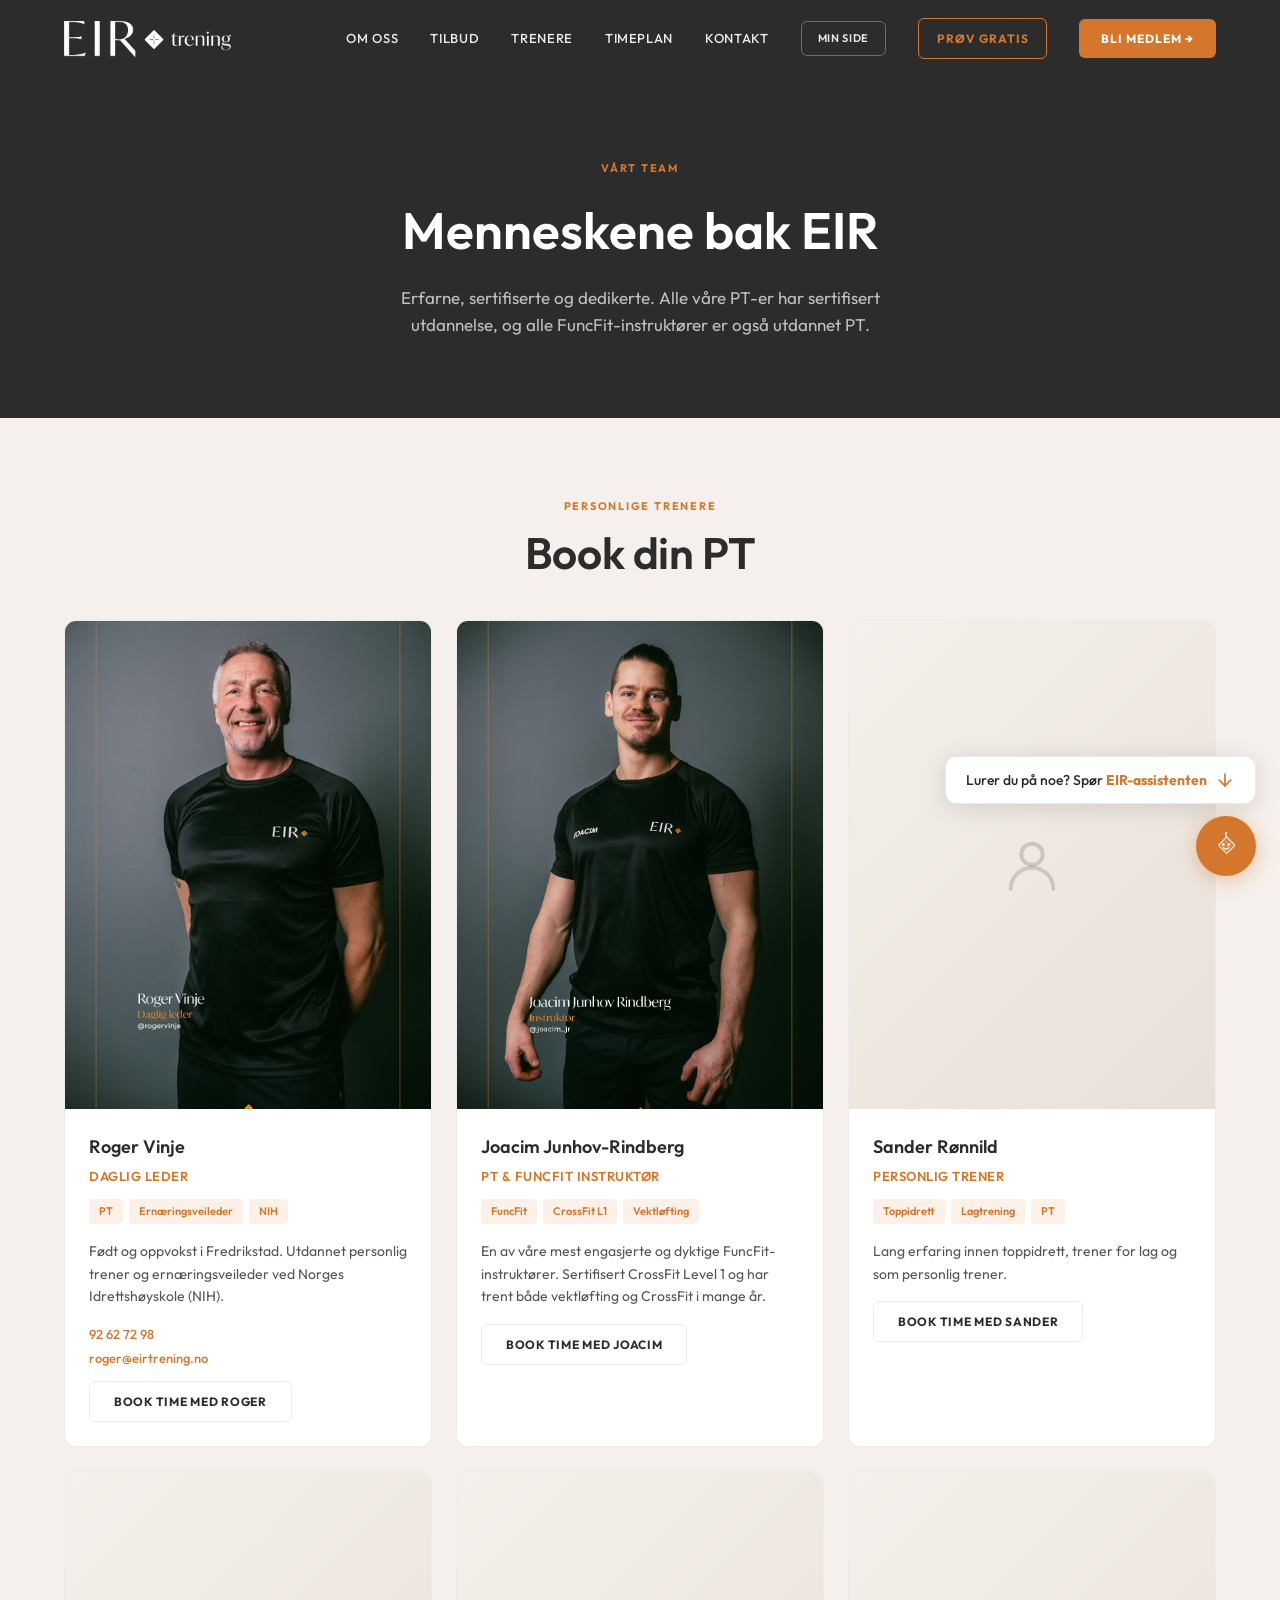
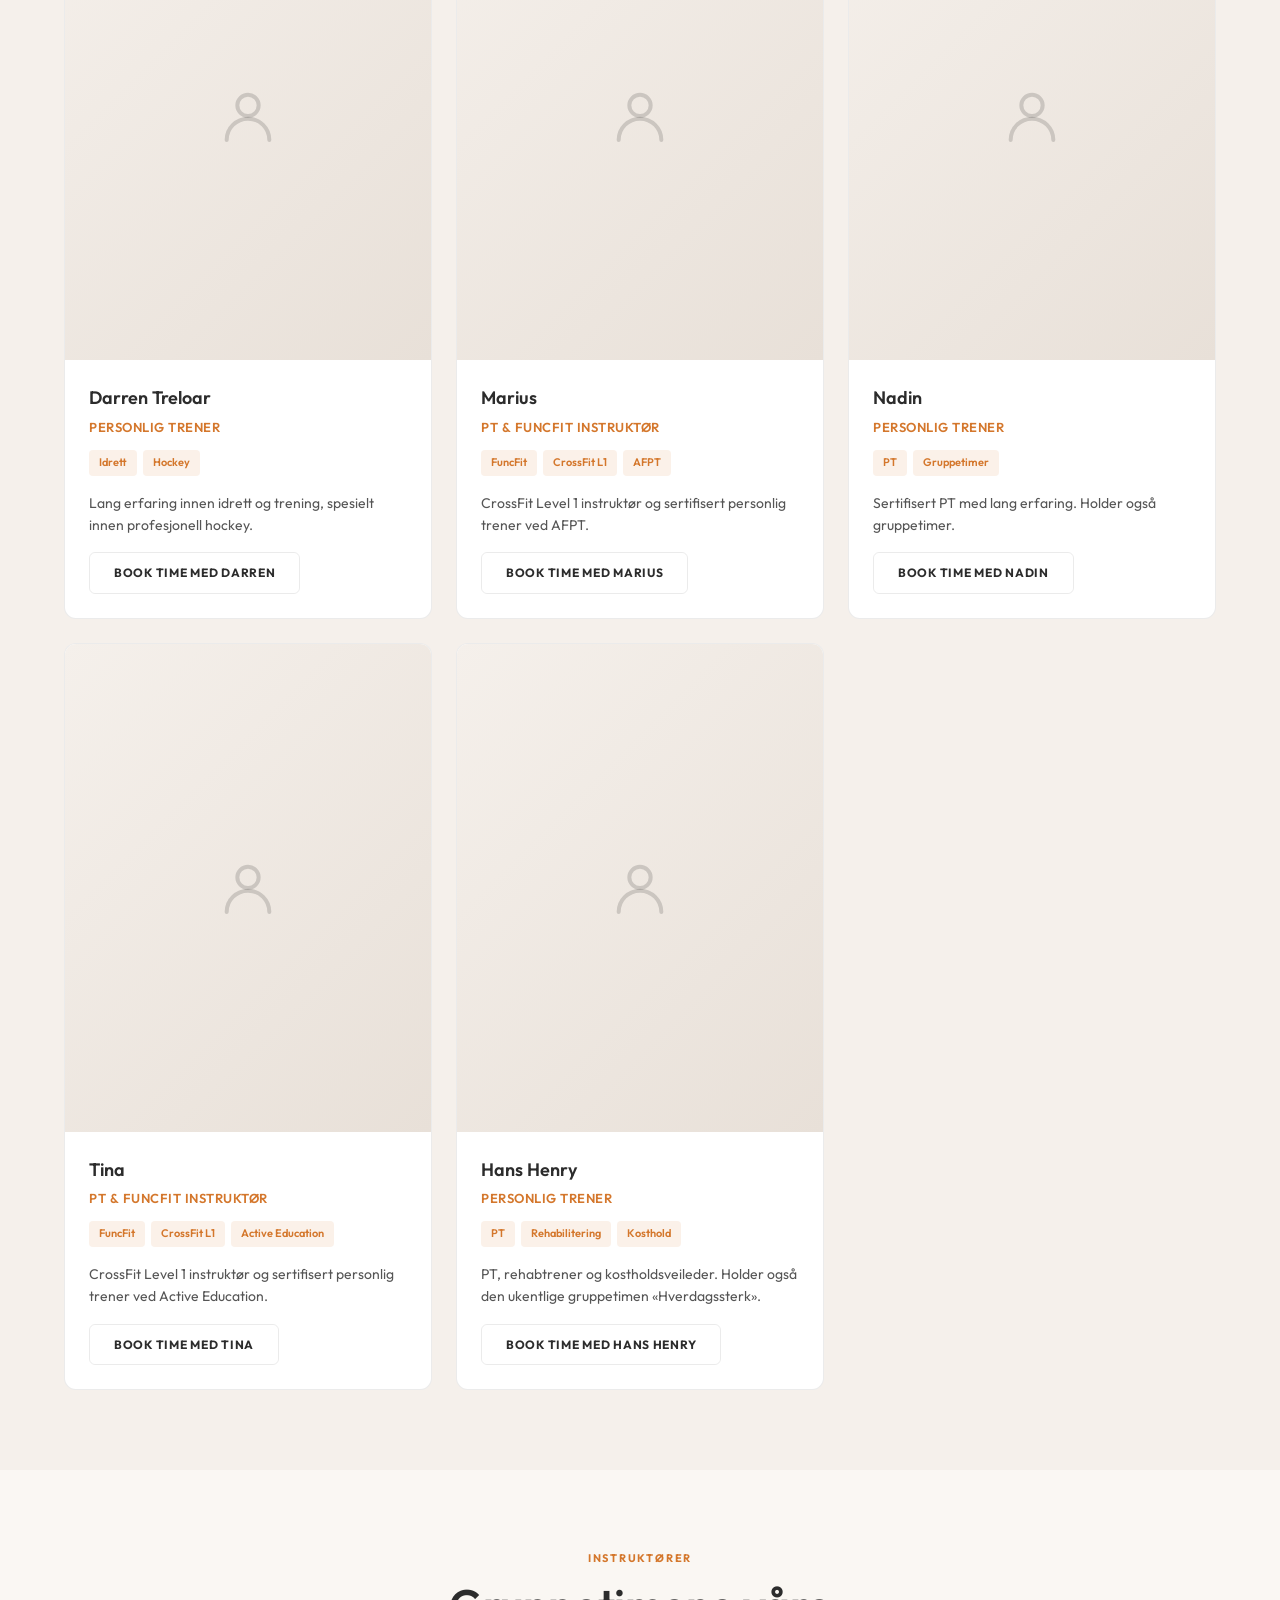
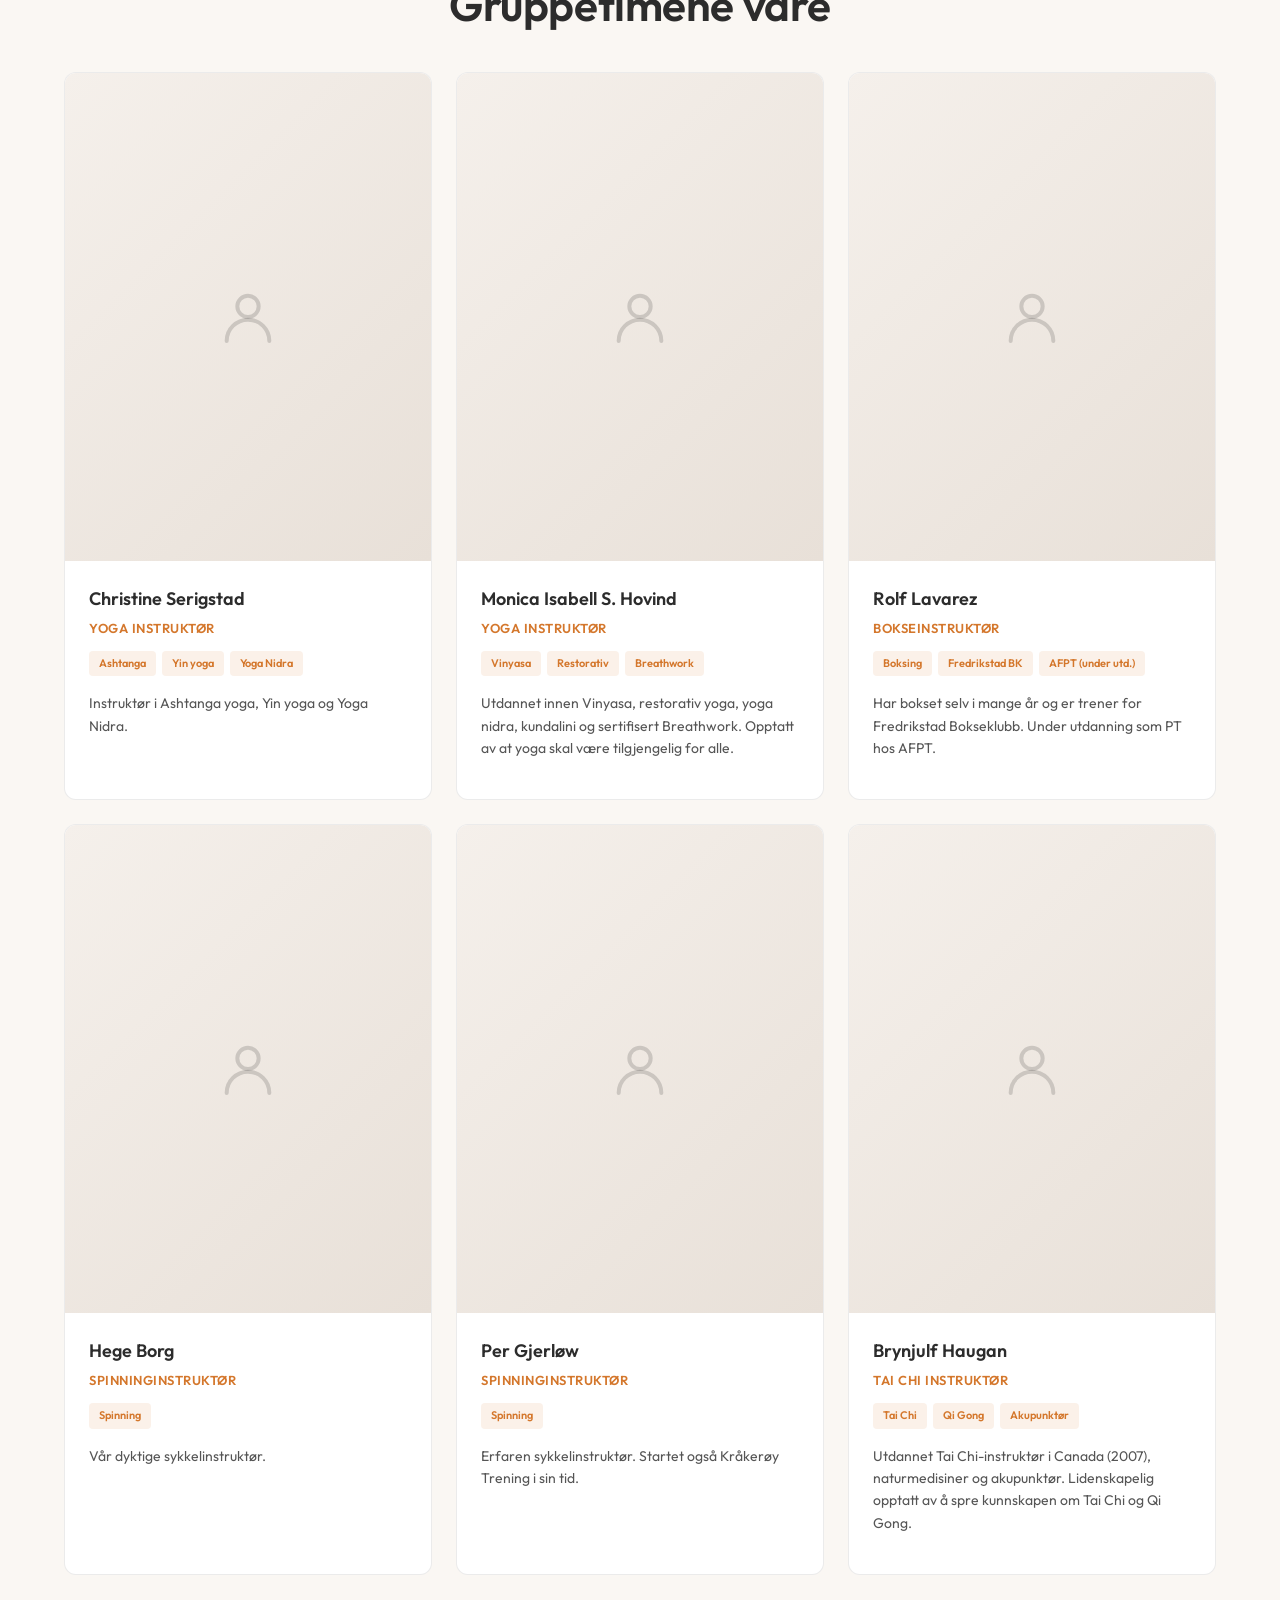
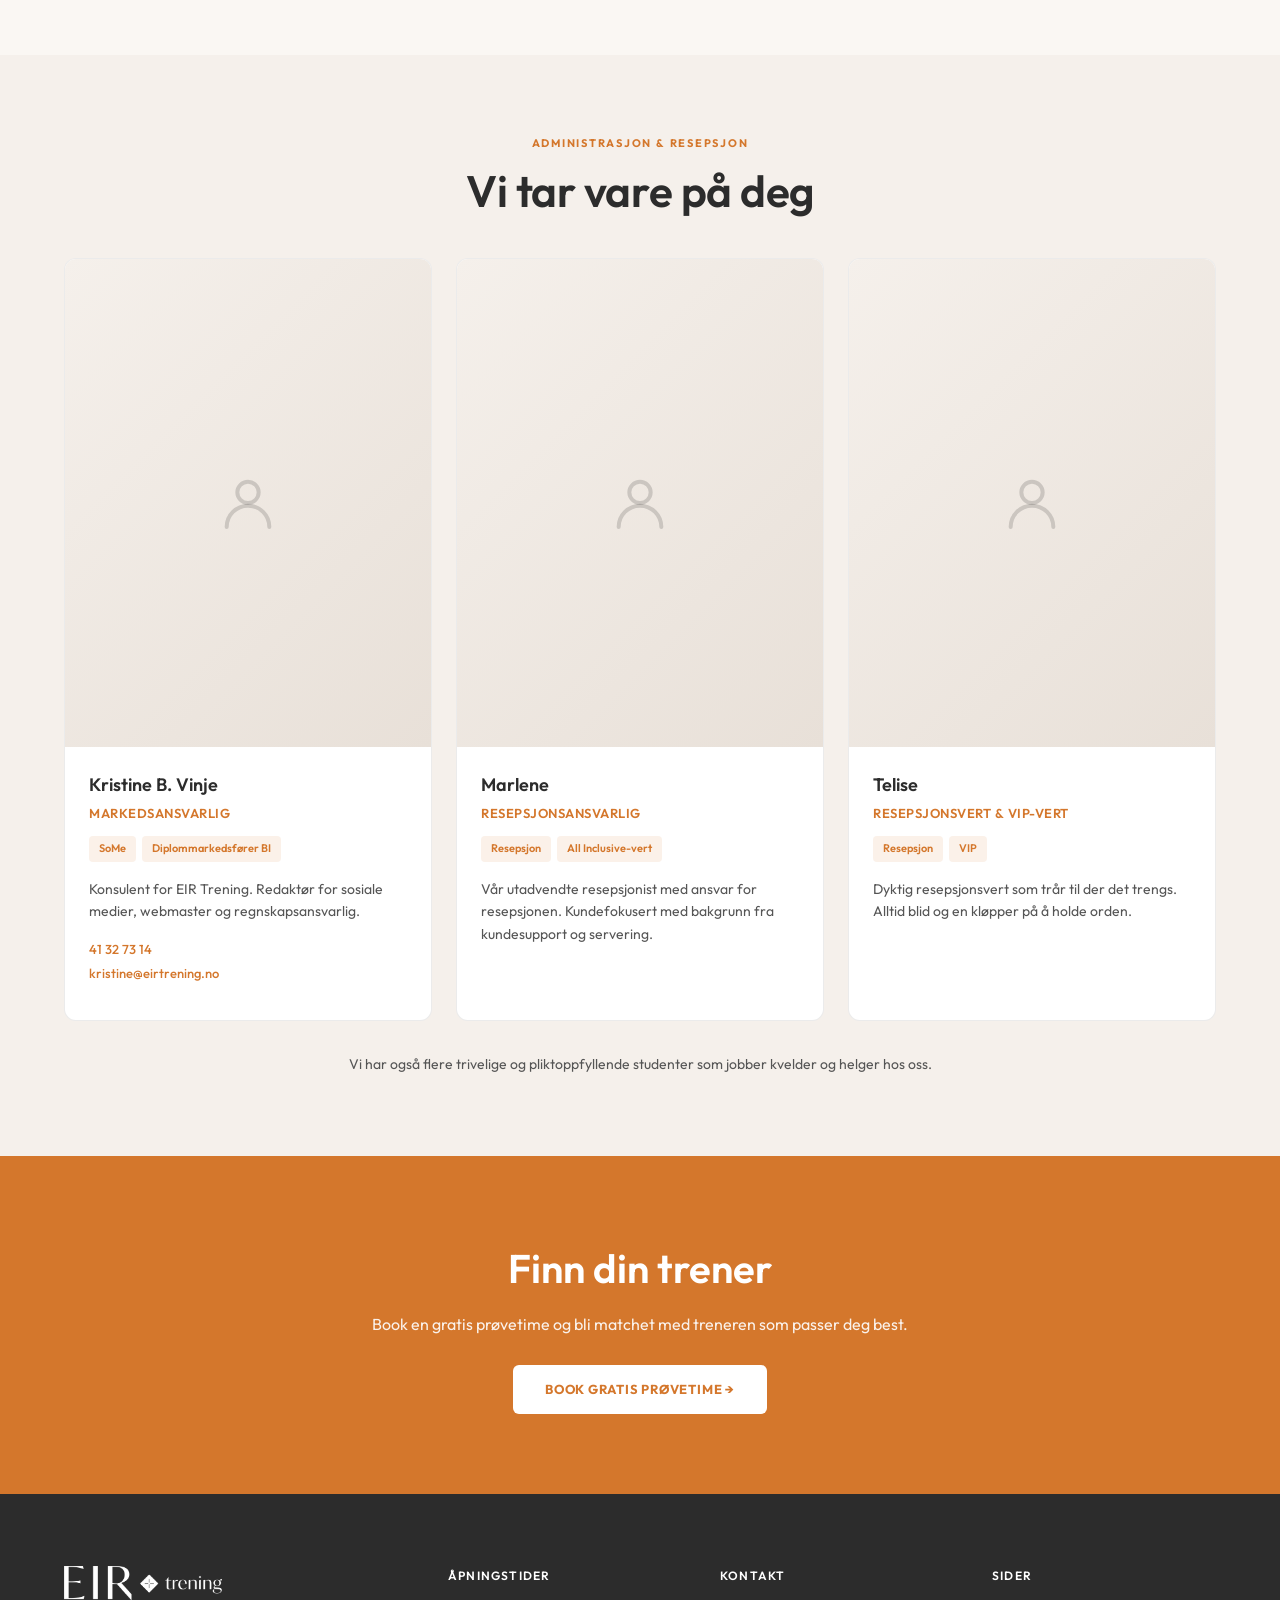
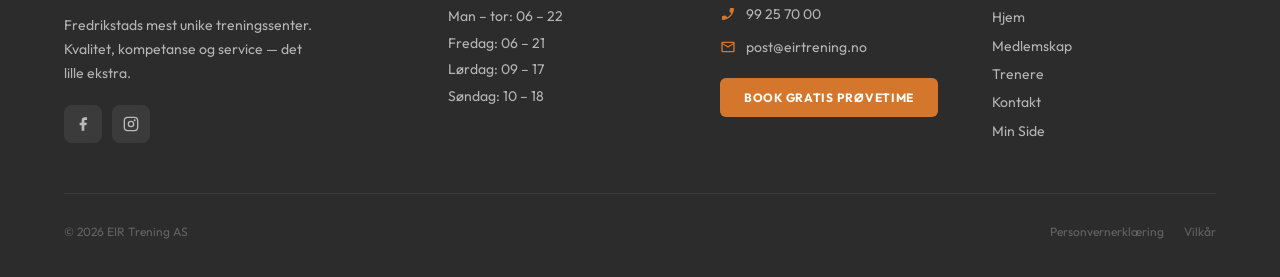
<file: trenere.html>
<!DOCTYPE html>
<html lang="nb">
<head>
  <meta charset="UTF-8">
  <meta name="viewport" content="width=device-width, initial-scale=1.0">
  <title>Våre trenere — EIR Trening</title>
  <meta name="description" content="Møt våre erfarne personlige trenere hos EIR Trening. Skreddersydd oppfølging, styrke, funksjonell trening, rehabilitering og mer.">
  <link rel="preconnect" href="https://fonts.googleapis.com">
  <link rel="preconnect" href="https://fonts.gstatic.com" crossorigin>
  <link href="https://fonts.googleapis.com/css2?family=Outfit:wght@300;400;500;600;700&display=swap" rel="stylesheet">
  <link rel="stylesheet" href="styles.css">
  <style>
    .trainer-toggle{color:var(--orange);font-size:13px;font-weight:600;cursor:pointer;background:none;border:none;padding:0;margin-bottom:12px;display:inline-block}
    .trainer-toggle:hover{text-decoration:underline}
    .trainer-bio-expanded{max-height:0;overflow:hidden;transition:max-height .3s ease}
    .trainer-bio-expanded-inner{padding-bottom:12px;font-size:13px;line-height:1.7;color:var(--dark-soft)}
  </style>
</head>
<body>

  <!-- NAVIGATION -->
  <nav class="nav scrolled" id="nav">
    <div class="nav-inner">
      <a href="index.html" class="nav-logo"><img src="eir logo.png" alt="EIR Trening"></a>
      <div class="nav-links" id="navLinks">
        <a href="index.html#om">Om oss</a>
        <a href="tilbud.html">Tilbud</a>
        <a href="trenere.html">Trenere</a>
        <a href="index.html#timeplan">Timeplan</a>
        <a href="kontakt.html">Kontakt</a>
        <a href="https://minside.eirtrening.no/" target="_blank" class="nav-minside">Min Side</a>
        <a href="kontakt.html" class="nav-cta-secondary">Prøv gratis</a>
        <a href="https://blimedlem.eirtrening.no/" target="_blank" class="nav-cta">Bli medlem →</a>
      </div>
      <button class="nav-toggle" id="navToggle" aria-label="Meny"><span></span><span></span><span></span></button>
    </div>
  </nav>

  <!-- PAGE HERO -->
  <section class="page-hero">
    <div class="container">
      <span class="section-label" style="color:var(--orange)">Vårt team</span>
      <h1>Menneskene bak EIR</h1>
      <p>Erfarne, sertifiserte og dedikerte. Alle våre PT-er har sertifisert utdannelse, og alle FuncFit-instruktører er også utdannet PT.</p>
    </div>
  </section>

  <!-- PERSONLIGE TRENERE -->
  <section class="trainers">
    <div class="container">
      <div class="section-header fade-up" style="margin-bottom:40px">
        <span class="section-label">Personlige trenere</span>
        <h2 class="section-title">Book din PT</h2>
      </div>
      <div class="trainers-grid">

        <!-- Roger Vinje -->
        <div class="trainer-card fade-up">
          <div class="trainer-image">
            <img src="images/eir pt roger vinje daglig leder.jpg" alt="Roger Vinje — Daglig leder, EIR Trening" loading="lazy">
          </div>
          <div class="trainer-info">
            <h3>Roger Vinje</h3>
            <div class="trainer-title">Daglig leder</div>
            <div class="trainer-tags">
              <span class="trainer-tag">PT</span>
              <span class="trainer-tag">Ernæringsveileder</span>
              <span class="trainer-tag">NIH</span>
            </div>
            <p>Født og oppvokst i Fredrikstad. Utdannet personlig trener og ernæringsveileder ved Norges Idrettshøyskole (NIH).</p>
            <div class="trainer-contact">
              <a href="tel:92627298">92 62 72 98</a>
              <a href="mailto:roger@eirtrening.no">roger@eirtrening.no</a>
            </div>
            <a href="kontakt.html" class="btn btn-outline-dark btn-sm">Book time med Roger</a>
          </div>
        </div>

        <!-- Joacim -->
        <div class="trainer-card fade-up" style="transition-delay:0.1s">
          <div class="trainer-image">
            <img src="images/eir pt joacim.jpg" alt="Joacim Junhov-Rindberg — PT & FuncFit Instruktør" loading="lazy">
          </div>
          <div class="trainer-info">
            <h3>Joacim Junhov-Rindberg</h3>
            <div class="trainer-title">PT & FuncFit Instruktør</div>
            <div class="trainer-tags">
              <span class="trainer-tag">FuncFit</span>
              <span class="trainer-tag">CrossFit L1</span>
              <span class="trainer-tag">Vektløfting</span>
            </div>
            <p>En av våre mest engasjerte og dyktige FuncFit-instruktører. Sertifisert CrossFit Level 1 og har trent både vektløfting og CrossFit i mange år.</p>
            <a href="kontakt.html" class="btn btn-outline-dark btn-sm">Book time med Joacim</a>
          </div>
        </div>

        <!-- Sander -->
        <div class="trainer-card fade-up" style="transition-delay:0.2s">
          <div class="trainer-image trainer-placeholder">
            <svg viewBox="0 0 24 24"><circle cx="12" cy="8" r="4"/><path d="M20 21a8 8 0 0 0-16 0"/></svg>
          </div>
          <div class="trainer-info">
            <h3>Sander Rønnild</h3>
            <div class="trainer-title">Personlig trener</div>
            <div class="trainer-tags">
              <span class="trainer-tag">Toppidrett</span>
              <span class="trainer-tag">Lagtrening</span>
              <span class="trainer-tag">PT</span>
            </div>
            <p>Lang erfaring innen toppidrett, trener for lag og som personlig trener.</p>
            <a href="kontakt.html" class="btn btn-outline-dark btn-sm">Book time med Sander</a>
          </div>
        </div>

        <!-- Darren -->
        <div class="trainer-card fade-up">
          <div class="trainer-image trainer-placeholder">
            <svg viewBox="0 0 24 24"><circle cx="12" cy="8" r="4"/><path d="M20 21a8 8 0 0 0-16 0"/></svg>
          </div>
          <div class="trainer-info">
            <h3>Darren Treloar</h3>
            <div class="trainer-title">Personlig trener</div>
            <div class="trainer-tags">
              <span class="trainer-tag">Idrett</span>
              <span class="trainer-tag">Hockey</span>
            </div>
            <p>Lang erfaring innen idrett og trening, spesielt innen profesjonell hockey.</p>
            <a href="kontakt.html" class="btn btn-outline-dark btn-sm">Book time med Darren</a>
          </div>
        </div>

        <!-- Marius -->
        <div class="trainer-card fade-up" style="transition-delay:0.1s">
          <div class="trainer-image trainer-placeholder">
            <svg viewBox="0 0 24 24"><circle cx="12" cy="8" r="4"/><path d="M20 21a8 8 0 0 0-16 0"/></svg>
          </div>
          <div class="trainer-info">
            <h3>Marius</h3>
            <div class="trainer-title">PT & FuncFit Instruktør</div>
            <div class="trainer-tags">
              <span class="trainer-tag">FuncFit</span>
              <span class="trainer-tag">CrossFit L1</span>
              <span class="trainer-tag">AFPT</span>
            </div>
            <p>CrossFit Level 1 instruktør og sertifisert personlig trener ved AFPT.</p>
            <a href="kontakt.html" class="btn btn-outline-dark btn-sm">Book time med Marius</a>
          </div>
        </div>

        <!-- Nadin -->
        <div class="trainer-card fade-up" style="transition-delay:0.2s">
          <div class="trainer-image trainer-placeholder">
            <svg viewBox="0 0 24 24"><circle cx="12" cy="8" r="4"/><path d="M20 21a8 8 0 0 0-16 0"/></svg>
          </div>
          <div class="trainer-info">
            <h3>Nadin</h3>
            <div class="trainer-title">Personlig trener</div>
            <div class="trainer-tags">
              <span class="trainer-tag">PT</span>
              <span class="trainer-tag">Gruppetimer</span>
            </div>
            <p>Sertifisert PT med lang erfaring. Holder også gruppetimer.</p>
            <a href="kontakt.html" class="btn btn-outline-dark btn-sm">Book time med Nadin</a>
          </div>
        </div>

        <!-- Tina -->
        <div class="trainer-card fade-up">
          <div class="trainer-image trainer-placeholder">
            <svg viewBox="0 0 24 24"><circle cx="12" cy="8" r="4"/><path d="M20 21a8 8 0 0 0-16 0"/></svg>
          </div>
          <div class="trainer-info">
            <h3>Tina</h3>
            <div class="trainer-title">PT & FuncFit Instruktør</div>
            <div class="trainer-tags">
              <span class="trainer-tag">FuncFit</span>
              <span class="trainer-tag">CrossFit L1</span>
              <span class="trainer-tag">Active Education</span>
            </div>
            <p>CrossFit Level 1 instruktør og sertifisert personlig trener ved Active Education.</p>
            <a href="kontakt.html" class="btn btn-outline-dark btn-sm">Book time med Tina</a>
          </div>
        </div>

        <!-- Hans Henry -->
        <div class="trainer-card fade-up" style="transition-delay:0.1s">
          <div class="trainer-image trainer-placeholder">
            <svg viewBox="0 0 24 24"><circle cx="12" cy="8" r="4"/><path d="M20 21a8 8 0 0 0-16 0"/></svg>
          </div>
          <div class="trainer-info">
            <h3>Hans Henry</h3>
            <div class="trainer-title">Personlig trener</div>
            <div class="trainer-tags">
              <span class="trainer-tag">PT</span>
              <span class="trainer-tag">Rehabilitering</span>
              <span class="trainer-tag">Kosthold</span>
            </div>
            <p>PT, rehabtrener og kostholdsveileder. Holder også den ukentlige gruppetimen «Hverdagssterk».</p>
            <a href="kontakt.html" class="btn btn-outline-dark btn-sm">Book time med Hans Henry</a>
          </div>
        </div>

      </div>
    </div>
  </section>

  <!-- INSTRUKTØRER -->
  <section style="padding:80px 0;background:var(--warm-light)">
    <div class="container">
      <div class="section-header fade-up" style="margin-bottom:40px">
        <span class="section-label">Instruktører</span>
        <h2 class="section-title">Gruppetimene våre</h2>
      </div>
      <div class="trainers-grid">

        <!-- Christine -->
        <div class="trainer-card fade-up">
          <div class="trainer-image trainer-placeholder">
            <svg viewBox="0 0 24 24"><circle cx="12" cy="8" r="4"/><path d="M20 21a8 8 0 0 0-16 0"/></svg>
          </div>
          <div class="trainer-info">
            <h3>Christine Serigstad</h3>
            <div class="trainer-title">Yoga Instruktør</div>
            <div class="trainer-tags">
              <span class="trainer-tag">Ashtanga</span>
              <span class="trainer-tag">Yin yoga</span>
              <span class="trainer-tag">Yoga Nidra</span>
            </div>
            <p>Instruktør i Ashtanga yoga, Yin yoga og Yoga Nidra.</p>
          </div>
        </div>

        <!-- Monica -->
        <div class="trainer-card fade-up" style="transition-delay:0.1s">
          <div class="trainer-image trainer-placeholder">
            <svg viewBox="0 0 24 24"><circle cx="12" cy="8" r="4"/><path d="M20 21a8 8 0 0 0-16 0"/></svg>
          </div>
          <div class="trainer-info">
            <h3>Monica Isabell S. Hovind</h3>
            <div class="trainer-title">Yoga Instruktør</div>
            <div class="trainer-tags">
              <span class="trainer-tag">Vinyasa</span>
              <span class="trainer-tag">Restorativ</span>
              <span class="trainer-tag">Breathwork</span>
            </div>
            <p>Utdannet innen Vinyasa, restorativ yoga, yoga nidra, kundalini og sertifisert Breathwork. Opptatt av at yoga skal være tilgjengelig for alle.</p>
          </div>
        </div>

        <!-- Rolf -->
        <div class="trainer-card fade-up" style="transition-delay:0.2s">
          <div class="trainer-image trainer-placeholder">
            <svg viewBox="0 0 24 24"><circle cx="12" cy="8" r="4"/><path d="M20 21a8 8 0 0 0-16 0"/></svg>
          </div>
          <div class="trainer-info">
            <h3>Rolf Lavarez</h3>
            <div class="trainer-title">Bokseinstruktør</div>
            <div class="trainer-tags">
              <span class="trainer-tag">Boksing</span>
              <span class="trainer-tag">Fredrikstad BK</span>
              <span class="trainer-tag">AFPT (under utd.)</span>
            </div>
            <p>Har bokset selv i mange år og er trener for Fredrikstad Bokseklubb. Under utdanning som PT hos AFPT.</p>
          </div>
        </div>

        <!-- Hege -->
        <div class="trainer-card fade-up">
          <div class="trainer-image trainer-placeholder">
            <svg viewBox="0 0 24 24"><circle cx="12" cy="8" r="4"/><path d="M20 21a8 8 0 0 0-16 0"/></svg>
          </div>
          <div class="trainer-info">
            <h3>Hege Borg</h3>
            <div class="trainer-title">Spinninginstruktør</div>
            <div class="trainer-tags">
              <span class="trainer-tag">Spinning</span>
            </div>
            <p>Vår dyktige sykkelinstruktør.</p>
          </div>
        </div>

        <!-- Per -->
        <div class="trainer-card fade-up" style="transition-delay:0.1s">
          <div class="trainer-image trainer-placeholder">
            <svg viewBox="0 0 24 24"><circle cx="12" cy="8" r="4"/><path d="M20 21a8 8 0 0 0-16 0"/></svg>
          </div>
          <div class="trainer-info">
            <h3>Per Gjerløw</h3>
            <div class="trainer-title">Spinninginstruktør</div>
            <div class="trainer-tags">
              <span class="trainer-tag">Spinning</span>
            </div>
            <p>Erfaren sykkelinstruktør. Startet også Kråkerøy Trening i sin tid.</p>
          </div>
        </div>

        <!-- Brynjulf -->
        <div class="trainer-card fade-up" style="transition-delay:0.2s">
          <div class="trainer-image trainer-placeholder">
            <svg viewBox="0 0 24 24"><circle cx="12" cy="8" r="4"/><path d="M20 21a8 8 0 0 0-16 0"/></svg>
          </div>
          <div class="trainer-info">
            <h3>Brynjulf Haugan</h3>
            <div class="trainer-title">Tai Chi Instruktør</div>
            <div class="trainer-tags">
              <span class="trainer-tag">Tai Chi</span>
              <span class="trainer-tag">Qi Gong</span>
              <span class="trainer-tag">Akupunktør</span>
            </div>
            <p>Utdannet Tai Chi-instruktør i Canada (2007), naturmedisiner og akupunktør. Lidenskapelig opptatt av å spre kunnskapen om Tai Chi og Qi Gong.</p>
          </div>
        </div>

      </div>
    </div>
  </section>

  <!-- ADMINISTRASJON & RESEPSJON -->
  <section style="padding:80px 0">
    <div class="container">
      <div class="section-header fade-up" style="margin-bottom:40px">
        <span class="section-label">Administrasjon & resepsjon</span>
        <h2 class="section-title">Vi tar vare på deg</h2>
      </div>
      <div class="trainers-grid">

        <!-- Kristine -->
        <div class="trainer-card fade-up">
          <div class="trainer-image trainer-placeholder">
            <svg viewBox="0 0 24 24"><circle cx="12" cy="8" r="4"/><path d="M20 21a8 8 0 0 0-16 0"/></svg>
          </div>
          <div class="trainer-info">
            <h3>Kristine B. Vinje</h3>
            <div class="trainer-title">Markedsansvarlig</div>
            <div class="trainer-tags">
              <span class="trainer-tag">SoMe</span>
              <span class="trainer-tag">Diplommarkedsfører BI</span>
            </div>
            <p>Konsulent for EIR Trening. Redaktør for sosiale medier, webmaster og regnskapsansvarlig.</p>
            <div class="trainer-contact">
              <a href="tel:41327314">41 32 73 14</a>
              <a href="mailto:kristine@eirtrening.no">kristine@eirtrening.no</a>
            </div>
          </div>
        </div>

        <!-- Marlene -->
        <div class="trainer-card fade-up" style="transition-delay:0.1s">
          <div class="trainer-image trainer-placeholder">
            <svg viewBox="0 0 24 24"><circle cx="12" cy="8" r="4"/><path d="M20 21a8 8 0 0 0-16 0"/></svg>
          </div>
          <div class="trainer-info">
            <h3>Marlene</h3>
            <div class="trainer-title">Resepsjonsansvarlig</div>
            <div class="trainer-tags">
              <span class="trainer-tag">Resepsjon</span>
              <span class="trainer-tag">All Inclusive-vert</span>
            </div>
            <p>Vår utadvendte resepsjonist med ansvar for resepsjonen. Kundefokusert med bakgrunn fra kundesupport og servering.</p>
          </div>
        </div>

        <!-- Telise -->
        <div class="trainer-card fade-up" style="transition-delay:0.2s">
          <div class="trainer-image trainer-placeholder">
            <svg viewBox="0 0 24 24"><circle cx="12" cy="8" r="4"/><path d="M20 21a8 8 0 0 0-16 0"/></svg>
          </div>
          <div class="trainer-info">
            <h3>Telise</h3>
            <div class="trainer-title">Resepsjonsvert & VIP-vert</div>
            <div class="trainer-tags">
              <span class="trainer-tag">Resepsjon</span>
              <span class="trainer-tag">VIP</span>
            </div>
            <p>Dyktig resepsjonsvert som trår til der det trengs. Alltid blid og en kløpper på å holde orden.</p>
          </div>
        </div>

      </div>
      <p class="fade-up" style="text-align:center;margin-top:32px;font-size:14px;color:var(--dark-soft)">Vi har også flere trivelige og pliktoppfyllende studenter som jobber kvelder og helger hos oss.</p>
    </div>
  </section>

  <!-- CTA -->
  <section class="cta-banner">
    <div class="container fade-up">
      <h2>Finn din trener</h2>
      <p>Book en gratis prøvetime og bli matchet med treneren som passer deg best.</p>
      <a href="kontakt.html" class="btn">Book gratis prøvetime →</a>
    </div>
  </section>

  <!-- FOOTER -->
  <footer class="footer">
    <div class="container">
      <div class="footer-grid">
        <div class="footer-brand">
          <img src="eir logo.png" alt="EIR Trening">
          <p>Fredrikstads mest unike treningssenter. Kvalitet, kompetanse og service — det lille ekstra.</p>
          <div class="footer-social">
            <a href="https://facebook.com/eirtrening" target="_blank" aria-label="Facebook"><svg viewBox="0 0 24 24"><path d="M18 2h-3a5 5 0 0 0-5 5v3H7v4h3v8h4v-8h3l1-4h-4V7a1 1 0 0 1 1-1h3z"/></svg></a>
            <a href="https://instagram.com/eirtrening" target="_blank" aria-label="Instagram"><svg viewBox="0 0 24 24"><rect x="2" y="2" width="20" height="20" rx="5" ry="5" fill="none" stroke="currentColor" stroke-width="2"/><circle cx="12" cy="12" r="4" fill="none" stroke="currentColor" stroke-width="2"/><circle cx="17.5" cy="6.5" r="1.5"/></svg></a>
          </div>
        </div>
        <div><h4>Åpningstider</h4><div class="footer-hours">Man – tor: 06 – 22<br>Fredag: 06 – 21<br>Lørdag: 09 – 17<br>Søndag: 10 – 18</div></div>
        <div>
          <h4>Kontakt</h4>
          <div class="footer-contact-item"><svg viewBox="0 -960 960 960"><path d="M162-120q-18 0-30-12t-12-30v-162q0-13 9-23.5t23-14.5l138-28q14-2 28.5 2.5T342-374l94 94q38-22 72-48.5t65-57.5q33-32 60.5-66.5T681-524l-97-98q-8-8-11-19t-1-27l26-140q2-13 13-22.5t25-9.5h162q18 0 30 12t12 30q0 125-54.5 247T631-329Q531-229 409-174.5T162-120Z"/></svg><a href="tel:99257000">99 25 70 00</a></div>
          <div class="footer-contact-item"><svg viewBox="0 -960 960 960"><path d="M160-160q-33 0-56.5-23.5T80-240v-480q0-33 23.5-56.5T160-800h640q33 0 56.5 23.5T880-720v480q0 33-23.5 56.5T800-160H160Zm320-280L160-640v400h640v-400L480-440Zm0-80 320-200H160l320 200Z"/></svg><a href="mailto:post@eirtrening.no">post@eirtrening.no</a></div>
          <div class="footer-cta"><a href="kontakt.html" class="btn btn-primary btn-sm">Book gratis prøvetime</a></div>
        </div>
        <div><h4>Sider</h4><div class="footer-links"><a href="index.html">Hjem</a><a href="tilbud.html">Medlemskap</a><a href="trenere.html">Trenere</a><a href="kontakt.html">Kontakt</a><a href="https://minside.eirtrening.no" target="_blank">Min Side</a></div></div>
      </div>
      <div class="footer-bottom">
        <p>&copy; 2026 EIR Trening AS</p>
        <div class="footer-bottom-links"><a href="#">Personvernerklæring</a><a href="#">Vilkår</a></div>
      </div>
    </div>
  </footer>

  <script>
    const nav = document.getElementById('nav');
    window.addEventListener('scroll', () => nav.classList.toggle('scrolled', window.scrollY > 50));
    const navToggle = document.getElementById('navToggle');
    const navLinks = document.getElementById('navLinks');
    navToggle.addEventListener('click', () => navLinks.classList.toggle('open'));
    navLinks.querySelectorAll('a').forEach(a => a.addEventListener('click', () => navLinks.classList.remove('open')));
    const observer = new IntersectionObserver((entries) => {
      entries.forEach(e => { if (e.isIntersecting) e.target.classList.add('visible'); });
    }, { threshold: 0.1, rootMargin: '0px 0px -40px 0px' });
    document.querySelectorAll('.fade-up').forEach(el => observer.observe(el));
  </script>
  <script>
    document.querySelectorAll('.trainer-toggle').forEach(btn => {
      btn.addEventListener('click', () => {
        const expanded = btn.getAttribute('aria-expanded') === 'true';
        const bio = btn.nextElementSibling;
        if (expanded) {
          bio.style.maxHeight = null;
          btn.setAttribute('aria-expanded', 'false');
          btn.textContent = 'Les mer \u25BE';
        } else {
          bio.style.maxHeight = bio.scrollHeight + 'px';
          btn.setAttribute('aria-expanded', 'true');
          btn.textContent = 'Les mindre \u25B4';
        }
      });
    });
  </script>
  <script src="chatbot.js"></script>

</body>
</html>
</file>
<file: styles.css>
/* ===== RESET & BASE ===== */
*, *::before, *::after { margin: 0; padding: 0; box-sizing: border-box; }

:root {
  --orange: #D4772C;
  --orange-dark: #b8621f;
  --orange-light: rgba(212, 119, 44, 0.1);
  --dark: #2C2C2C;
  --dark-soft: #555555;
  --text: #333333;
  --warm-bg: #F5F0EB;
  --warm-light: #FAF7F3;
  --white: #ffffff;
  --border: rgba(0,0,0,0.08);
  --font-body: 'Outfit', -apple-system, sans-serif;
  --font-heading: 'Outfit', -apple-system, sans-serif;
  --shadow-sm: 0 2px 8px rgba(0,0,0,0.04);
  --shadow-md: 0 4px 20px rgba(0,0,0,0.06);
  --shadow-lg: 0 8px 40px rgba(0,0,0,0.08);
  --radius: 12px;
}

html { scroll-behavior: smooth; }

body {
  font-family: var(--font-body);
  color: var(--text);
  background: var(--warm-bg);
  line-height: 1.6;
  -webkit-font-smoothing: antialiased;
  overflow-x: hidden;
}

img { max-width: 100%; height: auto; display: block; }
a { text-decoration: none; color: inherit; }
ul { list-style: none; }

.container {
  max-width: 1200px;
  margin: 0 auto;
  padding: 0 24px;
}

/* ===== ANIMATIONS ===== */
@keyframes fadeUp {
  from { opacity: 0; transform: translateY(30px); }
  to { opacity: 1; transform: translateY(0); }
}

.fade-up {
  opacity: 0;
  transform: translateY(30px);
  transition: opacity 0.7s ease, transform 0.7s ease;
}

.fade-up.visible {
  opacity: 1;
  transform: translateY(0);
}

/* ===== NAVIGATION ===== */
.nav {
  position: fixed;
  top: 0;
  left: 0;
  right: 0;
  z-index: 1000;
  padding: 18px 0;
  transition: all 0.4s ease;
}

.nav.scrolled {
  background: rgba(255, 255, 255, 0.97);
  backdrop-filter: blur(20px);
  padding: 10px 0;
  box-shadow: 0 1px 20px rgba(0,0,0,0.06);
}

.nav-inner {
  display: flex;
  align-items: center;
  justify-content: space-between;
  max-width: 1200px;
  margin: 0 auto;
  padding: 0 24px;
}

.nav-logo img {
  height: 36px;
  width: auto;
  transition: filter 0.3s;
}

.nav:not(.scrolled) .nav-logo img {
  filter: brightness(0) invert(1);
}

.nav-links {
  display: flex;
  align-items: center;
  gap: 32px;
}

.nav-links a {
  font-size: 13px;
  font-weight: 500;
  letter-spacing: 0.05em;
  text-transform: uppercase;
  color: rgba(255,255,255,0.9);
  transition: color 0.3s;
  position: relative;
}

.nav.scrolled .nav-links a {
  color: var(--text);
}

.nav-links a::after {
  content: '';
  position: absolute;
  bottom: -4px;
  left: 0;
  width: 0;
  height: 2px;
  background: var(--orange);
  transition: width 0.3s;
}

.nav-links a:hover::after {
  width: 100%;
}

.nav-cta {
  padding: 10px 22px !important;
  background: var(--orange) !important;
  color: var(--white) !important;
  border-radius: 6px;
  font-size: 12px !important;
  font-weight: 700 !important;
  letter-spacing: 0.08em !important;
  transition: background 0.3s, transform 0.2s !important;
}

.nav-cta:hover {
  background: var(--orange-dark) !important;
  transform: translateY(-1px);
}

.nav-cta::after { display: none !important; }

.nav-cta-secondary {
  padding: 10px 18px !important;
  border: 1.5px solid var(--orange) !important;
  border-radius: 6px;
  font-size: 12px !important;
  font-weight: 700 !important;
  letter-spacing: 0.08em !important;
  color: var(--orange) !important;
  background: transparent !important;
  transition: all 0.3s !important;
}

.nav-cta-secondary:hover {
  background: rgba(212,119,44,0.1) !important;
}

.nav-cta-secondary::after { display: none !important; }

.nav-minside {
  padding: 8px 16px !important;
  border: 1.5px solid rgba(255,255,255,0.3) !important;
  border-radius: 6px;
  font-size: 11px !important;
  font-weight: 600 !important;
  letter-spacing: 0.06em !important;
  transition: all 0.3s !important;
}

.nav.scrolled .nav-minside {
  border-color: var(--border) !important;
}

.nav-minside:hover {
  border-color: var(--orange) !important;
  color: var(--orange) !important;
}

.nav-minside::after { display: none !important; }

/* Mobile nav toggle */
.nav-toggle {
  display: none;
  flex-direction: column;
  gap: 5px;
  background: none;
  border: none;
  cursor: pointer;
  padding: 8px;
  z-index: 1001;
}

.nav-toggle span {
  display: block;
  width: 24px;
  height: 2px;
  background: var(--white);
  transition: all 0.3s;
}

.nav.scrolled .nav-toggle span {
  background: var(--dark);
}

/* ===== BUTTONS ===== */
.btn {
  display: inline-flex;
  align-items: center;
  gap: 8px;
  padding: 14px 32px;
  font-family: var(--font-body);
  font-size: 13px;
  font-weight: 700;
  letter-spacing: 0.06em;
  text-transform: uppercase;
  border-radius: 6px;
  transition: all 0.3s;
  cursor: pointer;
  border: none;
}

.btn-primary {
  background: var(--orange);
  color: var(--white);
}

.btn-primary:hover {
  background: var(--orange-dark);
  transform: translateY(-2px);
  box-shadow: 0 8px 30px rgba(212, 119, 44, 0.3);
}

.btn-outline {
  background: transparent;
  color: var(--white);
  border: 1.5px solid rgba(255,255,255,0.4);
}

.btn-outline:hover {
  border-color: var(--white);
  background: rgba(255,255,255,0.1);
}

.btn-outline-dark {
  background: transparent;
  color: var(--dark);
  border: 1.5px solid var(--border);
}

.btn-outline-dark:hover {
  border-color: var(--orange);
  color: var(--orange);
}

.btn-sm {
  padding: 10px 24px;
  font-size: 12px;
}

/* ===== HERO ===== */
.hero {
  position: relative;
  min-height: 100vh;
  display: flex;
  align-items: center;
  justify-content: center;
  text-align: center;
  color: var(--white);
  overflow: hidden;
}

.hero-bg {
  position: absolute;
  inset: 0;
  background:
    linear-gradient(180deg, rgba(44,44,44,0.4) 0%, rgba(44,44,44,0.6) 50%, rgba(44,44,44,0.85) 100%),
    url('images/eir bilde.jpg') center/cover no-repeat;
}

.hero-content {
  position: relative;
  z-index: 2;
  max-width: 800px;
  padding: 0 24px;
  animation: fadeUp 1s ease 0.3s both;
}

.hero-badge {
  display: inline-block;
  padding: 6px 20px;
  border: 1px solid rgba(255,255,255,0.25);
  border-radius: 30px;
  font-size: 11px;
  font-weight: 600;
  letter-spacing: 0.14em;
  text-transform: uppercase;
  margin-bottom: 28px;
  color: var(--orange);
}

.hero h1 {
  font-family: var(--font-heading);
  font-size: clamp(36px, 5.5vw, 64px);
  font-weight: 600;
  line-height: 1.15;
  margin-bottom: 20px;
  letter-spacing: -0.01em;
}

.hero h1 em {
  color: var(--orange);
  font-style: normal;
}

.hero p {
  font-size: clamp(15px, 1.8vw, 18px);
  font-weight: 300;
  line-height: 1.7;
  opacity: 0.85;
  max-width: 560px;
  margin: 0 auto 36px;
}

.hero-buttons {
  display: flex;
  gap: 14px;
  justify-content: center;
  flex-wrap: wrap;
}

.hero-scroll {
  position: absolute;
  bottom: 32px;
  left: 50%;
  transform: translateX(-50%);
  z-index: 2;
  display: flex;
  flex-direction: column;
  align-items: center;
  gap: 8px;
  color: rgba(255,255,255,0.4);
  font-size: 10px;
  letter-spacing: 0.12em;
  text-transform: uppercase;
}

.hero-scroll .line {
  width: 1px;
  height: 36px;
  background: linear-gradient(to bottom, rgba(255,255,255,0.4), transparent);
  animation: scrollPulse 2s ease infinite;
}

@keyframes scrollPulse {
  0%, 100% { opacity: 0.3; transform: scaleY(0.5); }
  50% { opacity: 1; transform: scaleY(1); }
}

/* ===== SECTION COMMON ===== */
.section-header {
  text-align: center;
  max-width: 600px;
  margin: 0 auto 56px;
}

.section-label {
  font-size: 11px;
  font-weight: 700;
  letter-spacing: 0.16em;
  text-transform: uppercase;
  color: var(--orange);
  margin-bottom: 12px;
  display: block;
}

.section-title {
  font-family: var(--font-heading);
  font-size: clamp(28px, 3.5vw, 44px);
  font-weight: 600;
  line-height: 1.2;
  margin-bottom: 14px;
  color: var(--dark);
  letter-spacing: -0.01em;
}

.section-title-light {
  color: var(--white);
}

.section-subtitle {
  font-size: 16px;
  line-height: 1.7;
  color: var(--dark-soft);
}

.section-subtitle-light {
  color: rgba(255,255,255,0.65);
}

/* ===== FORDELER (BENEFITS) ===== */
.benefits {
  padding: 100px 0;
  background: var(--dark);
  position: relative;
  overflow: hidden;
}

.benefits::before {
  content: '';
  position: absolute;
  top: -50%;
  left: -20%;
  width: 60%;
  height: 200%;
  background: radial-gradient(ellipse, rgba(212, 119, 44, 0.08) 0%, transparent 70%);
  pointer-events: none;
}

.benefits .section-title { color: var(--white); }
.benefits .section-subtitle { color: rgba(255,255,255,0.6); }

.benefits-grid {
  display: grid;
  grid-template-columns: repeat(3, 1fr);
  gap: 20px;
}

.benefit-card {
  padding: 32px 24px;
  text-align: center;
  border-radius: 16px;
  background: linear-gradient(135deg, rgba(212, 119, 44, 0.15) 0%, rgba(212, 119, 44, 0.06) 100%);
  border: 1px solid rgba(212, 119, 44, 0.18);
  backdrop-filter: blur(12px);
  -webkit-backdrop-filter: blur(12px);
  transition: all 0.4s ease;
  position: relative;
  overflow: hidden;
}

.benefit-bg {
  position: absolute;
  inset: 0;
  background-image: var(--bg-img);
  background-size: cover;
  background-position: center;
  opacity: 0.12;
  transition: opacity 0.5s ease;
}

.benefit-card:hover .benefit-bg {
  opacity: 0.22;
}

.benefit-card::before {
  content: '';
  position: absolute;
  inset: 0;
  border-radius: 16px;
  background: linear-gradient(135deg, rgba(212, 119, 44, 0.08) 0%, transparent 60%);
  opacity: 0;
  transition: opacity 0.4s;
  z-index: 1;
}

.benefit-card:hover {
  transform: translateY(-6px);
  border-color: rgba(212, 119, 44, 0.35);
  box-shadow: 0 12px 40px rgba(212, 119, 44, 0.15), 0 0 0 1px rgba(212, 119, 44, 0.1);
}

.benefit-card:hover::before {
  opacity: 1;
}

.benefit-icon {
  width: 56px;
  height: 56px;
  display: flex;
  align-items: center;
  justify-content: center;
  background: linear-gradient(135deg, rgba(212, 119, 44, 0.2) 0%, rgba(212, 119, 44, 0.08) 100%);
  border-radius: 14px;
  margin: 0 auto 16px;
  position: relative;
  z-index: 1;
}

.benefit-icon svg {
  width: 28px;
  height: 28px;
  fill: none;
  stroke: var(--orange);
  stroke-width: 1.8;
  stroke-linecap: round;
  stroke-linejoin: round;
}

.benefit-card h3 {
  font-family: var(--font-heading);
  font-size: 16px;
  font-weight: 600;
  margin-bottom: 8px;
  color: var(--white);
  position: relative;
  z-index: 1;
}

.benefit-card p {
  font-size: 14px;
  line-height: 1.6;
  color: rgba(255,255,255,0.6);
  position: relative;
  z-index: 1;
}

/* ===== TRAINING TICKER ===== */
.training-ticker {
  display: flex;
  gap: 12px;
  overflow-x: auto;
  padding: 4px 0 12px;
  scrollbar-width: none;
  -ms-overflow-style: none;
}

.training-ticker::-webkit-scrollbar { display: none; }

.ticker-item {
  flex-shrink: 0;
  padding: 10px 24px;
  background: var(--warm-bg);
  border: 1.5px solid var(--border);
  border-radius: 30px;
  font-size: 14px;
  font-weight: 600;
  color: var(--dark);
  transition: all 0.3s;
  white-space: nowrap;
}

.ticker-item:hover {
  background: var(--orange);
  color: var(--white);
  border-color: var(--orange);
}

/* ===== SCHEDULE ===== */
.schedule-tabs {
  display: flex;
  gap: 6px;
  justify-content: center;
  flex-wrap: wrap;
  margin-bottom: 32px;
}

.schedule-tab {
  padding: 8px 18px;
  border: 1.5px solid var(--border);
  border-radius: 30px;
  background: transparent;
  font-size: 13px;
  font-weight: 600;
  color: var(--dark-soft);
  cursor: pointer;
  transition: all 0.25s;
  font-family: var(--font-heading);
}

.schedule-tab:hover { border-color: var(--orange); color: var(--orange); }
.schedule-tab.active { background: var(--dark); color: var(--white); border-color: var(--dark); }

.schedule-grid {
  display: grid;
  grid-template-columns: repeat(auto-fill, minmax(280px, 1fr));
  gap: 16px;
}

.schedule-day {
  background: var(--warm-light);
  border-radius: var(--radius);
  overflow: hidden;
  border: 1px solid var(--border);
}

.schedule-day-header {
  padding: 14px 20px;
  background: var(--dark);
  color: var(--white);
  font-weight: 700;
  font-size: 14px;
  text-transform: uppercase;
  letter-spacing: 0.06em;
}

.schedule-session {
  display: flex;
  align-items: center;
  gap: 10px;
  padding: 10px 20px;
  border-bottom: 1px solid rgba(0,0,0,0.04);
  font-size: 13px;
  transition: background 0.2s;
}

.schedule-session:last-child { border-bottom: none; }
.schedule-session:hover { background: rgba(0,0,0,0.02); }

.s-time {
  font-weight: 700;
  font-size: 12px;
  color: var(--dark);
  min-width: 42px;
  font-variant-numeric: tabular-nums;
}

.s-name {
  font-weight: 600;
  flex: 1;
}

.s-trainer {
  font-size: 12px;
  color: var(--dark-soft);
  font-weight: 400;
}

/* Session type colors — left border accent */
.schedule-session.s-funcfit { border-left: 3px solid #D4772C; }
.schedule-session.s-funcfit .s-name { color: #b5611a; }

.schedule-session.s-hyrox { border-left: 3px solid var(--dark); }
.schedule-session.s-hyrox .s-name { color: var(--dark); font-weight: 800; }

.schedule-session.s-boxing { border-left: 3px solid #c04040; }
.schedule-session.s-boxing .s-name { color: #a03030; }

.schedule-session.s-yoga { border-left: 3px solid #4a9a4a; }
.schedule-session.s-yoga .s-name { color: #3a7a3a; }

.schedule-session.s-spinning { border-left: 3px solid #3a80cc; }
.schedule-session.s-spinning .s-name { color: #2a6ab0; }

.schedule-session.s-mobility { border-left: 3px solid #2aaa9a; }
.schedule-session.s-mobility .s-name { color: #2a8a8a; }

.schedule-session.s-senior { border-left: 3px solid #baa030; }
.schedule-session.s-senior .s-name { color: #9a7a20; }

.schedule-session.s-walk { border-left: 3px solid #6aaa40; }
.schedule-session.s-walk .s-name { color: #5a8a30; }

.schedule-session.s-running { border-left: 3px solid #d05050; }
.schedule-session.s-running .s-name { color: #b03030; }

.schedule-session.s-other { border-left: 3px solid #999; }
.schedule-session.s-other .s-name { color: #666; }

/* ===== FACILITIES GALLERY ===== */
.facilities {
  padding: 100px 0;
}

.facilities-grid {
  display: grid;
  grid-template-columns: repeat(3, 1fr);
  grid-auto-flow: dense;
  grid-auto-columns: 1fr;
  gap: 16px;
  overflow-x: auto;
  scroll-snap-type: x mandatory;
  scrollbar-width: thin;
  scrollbar-color: var(--orange) transparent;
  padding-bottom: 8px;
}

.facilities-grid::-webkit-scrollbar { height: 4px; }
.facilities-grid::-webkit-scrollbar-track { background: transparent; }
.facilities-grid::-webkit-scrollbar-thumb { background: var(--orange); border-radius: 4px; }

.facility-item {
  position: relative;
  border-radius: var(--radius);
  overflow: hidden;
  aspect-ratio: 4/3;
  cursor: pointer;
  scroll-snap-align: start;
}

.facility-item.tall {
  grid-row: span 2;
  aspect-ratio: auto;
}

.facility-item img {
  width: 100%;
  height: 100%;
  object-fit: cover;
  transition: transform 0.6s ease;
}

.facility-item:hover img {
  transform: scale(1.05);
}

.facility-overlay {
  position: absolute;
  inset: 0;
  background: linear-gradient(to top, rgba(44,44,44,0.8) 0%, transparent 50%);
  display: flex;
  align-items: flex-end;
  padding: 24px;
  opacity: 0;
  transition: opacity 0.3s;
}

.facility-item:hover .facility-overlay {
  opacity: 1;
}

.facility-overlay span {
  color: var(--white);
  font-family: var(--font-heading);
  font-size: 15px;
  font-weight: 600;
  letter-spacing: 0.02em;
}

/* ===== MEMBERSHIP / PRICING ===== */
.membership {
  padding: 100px 0;
  background: var(--white);
}

.pricing-cards {
  display: grid;
  grid-template-columns: repeat(3, 1fr);
  gap: 24px;
}

.pricing-card {
  padding: 40px 32px;
  border: 1px solid var(--border);
  border-radius: var(--radius);
  position: relative;
  transition: all 0.3s;
  background: var(--white);
}

.pricing-card:hover {
  transform: translateY(-4px);
  box-shadow: var(--shadow-lg);
}

.pricing-card.featured {
  border-color: var(--orange);
  box-shadow: 0 0 0 1px var(--orange);
}

.pricing-badge {
  position: absolute;
  top: -12px;
  left: 50%;
  transform: translateX(-50%);
  padding: 4px 16px;
  background: var(--orange);
  color: var(--white);
  font-size: 11px;
  font-weight: 700;
  letter-spacing: 0.06em;
  text-transform: uppercase;
  border-radius: 20px;
  white-space: nowrap;
}

.pricing-card h3 {
  font-family: var(--font-heading);
  font-size: 22px;
  font-weight: 600;
  margin-bottom: 4px;
  color: var(--dark);
}

.pricing-card .price {
  font-family: var(--font-heading);
  font-size: 36px;
  font-weight: 700;
  color: var(--orange);
  margin: 16px 0 4px;
}

.pricing-card .price span {
  font-size: 15px;
  font-weight: 400;
  color: var(--dark-soft);
}

.pricing-card .price-sub {
  font-size: 13px;
  color: var(--dark-soft);
  margin-bottom: 24px;
}

.pricing-features {
  margin-bottom: 28px;
}

.pricing-features li {
  display: flex;
  align-items: center;
  gap: 10px;
  padding: 8px 0;
  font-size: 14px;
  color: var(--text);
  border-bottom: 1px solid rgba(0,0,0,0.04);
}

.pricing-features li:last-child {
  border-bottom: none;
}

.check {
  color: var(--orange);
  font-weight: 700;
  font-size: 16px;
  flex-shrink: 0;
}

.pricing-card .btn {
  width: 100%;
  justify-content: center;
}

/* ===== TESTIMONIALS ===== */
.testimonials {
  padding: 100px 0;
}

.testimonials-grid {
  display: grid;
  grid-template-columns: repeat(3, 1fr);
  gap: 24px;
}

.testimonial-card {
  padding: 36px 28px;
  background: var(--white);
  border-radius: var(--radius);
  box-shadow: var(--shadow-sm);
  border: 1px solid var(--border);
}

.testimonial-stars {
  color: var(--orange);
  font-size: 16px;
  letter-spacing: 2px;
  margin-bottom: 16px;
}

.testimonial-card blockquote {
  font-size: 15px;
  line-height: 1.7;
  color: var(--text);
  margin-bottom: 20px;
  font-style: italic;
}

.testimonial-author {
  display: flex;
  align-items: center;
  gap: 12px;
}

.testimonial-avatar {
  width: 44px;
  height: 44px;
  border-radius: 50%;
  background: var(--orange-light);
  display: flex;
  align-items: center;
  justify-content: center;
  font-family: var(--font-heading);
  font-weight: 600;
  font-size: 16px;
  color: var(--orange);
}

.testimonial-name {
  font-weight: 600;
  font-size: 14px;
  color: var(--dark);
}

.testimonial-role {
  font-size: 12px;
  color: var(--dark-soft);
}

/* ===== HYROX BANNER ===== */
.hyrox {
  padding: 100px 0;
  background: var(--dark);
  color: var(--white);
  position: relative;
  overflow: hidden;
}

.hyrox::before {
  content: '';
  position: absolute;
  inset: 0;
  background: url('images/eir bilde 5.jpg') center/cover no-repeat;
  opacity: 0.1;
}

.hyrox-inner {
  position: relative;
  z-index: 2;
  display: flex;
  align-items: center;
  gap: 60px;
}

.hyrox-text {
  flex: 1;
}

.hyrox-badge {
  display: inline-block;
  padding: 6px 18px;
  background: var(--orange);
  border-radius: 4px;
  font-size: 12px;
  font-weight: 700;
  letter-spacing: 0.1em;
  text-transform: uppercase;
  margin-bottom: 20px;
}

.hyrox h2 {
  font-family: var(--font-heading);
  font-size: clamp(28px, 3.5vw, 42px);
  font-weight: 600;
  margin-bottom: 16px;
  line-height: 1.2;
}

.hyrox p {
  font-size: 16px;
  line-height: 1.7;
  opacity: 0.7;
  margin-bottom: 28px;
  max-width: 480px;
}

.hyrox-image {
  flex: 0 0 400px;
  border-radius: var(--radius);
  overflow: hidden;
  aspect-ratio: 4/3;
}

.hyrox-image img {
  width: 100%;
  height: 100%;
  object-fit: cover;
}

/* ===== CTA BANNER ===== */
.cta-banner {
  padding: 80px 0;
  background: var(--orange);
  text-align: center;
  color: var(--white);
}

.cta-banner h2 {
  font-family: var(--font-heading);
  font-size: clamp(28px, 3.5vw, 40px);
  font-weight: 600;
  margin-bottom: 12px;
}

.cta-banner p {
  font-size: 16px;
  opacity: 0.9;
  margin-bottom: 28px;
}

.cta-banner .btn {
  background: var(--white);
  color: var(--orange);
  font-weight: 700;
}

.cta-banner .btn:hover {
  background: var(--dark);
  color: var(--white);
  transform: translateY(-2px);
}

.cta-contact {
  margin-top: 24px;
  display: flex;
  justify-content: center;
  gap: 32px;
  font-size: 14px;
  opacity: 0.9;
}

.cta-contact a {
  display: flex;
  align-items: center;
  gap: 6px;
}

.cta-contact svg {
  width: 16px;
  height: 16px;
  fill: currentColor;
}

/* ===== FOOTER ===== */
.footer {
  padding: 72px 0 36px;
  background: var(--dark);
  color: rgba(255,255,255,0.65);
}

.footer-grid {
  display: grid;
  grid-template-columns: 1.5fr 1fr 1fr 1fr;
  gap: 48px;
  margin-bottom: 48px;
}

.footer-brand img {
  height: 34px;
  width: auto;
  margin-bottom: 14px;
  filter: brightness(0) invert(1);
}

.footer-brand p {
  font-size: 14px;
  line-height: 1.7;
  max-width: 260px;
  margin-bottom: 20px;
}

.footer h4 {
  font-family: var(--font-heading);
  font-size: 12px;
  font-weight: 600;
  letter-spacing: 0.1em;
  text-transform: uppercase;
  color: var(--white);
  margin-bottom: 18px;
}

.footer-links a {
  display: block;
  font-size: 14px;
  padding: 3px 0;
  transition: color 0.3s;
}

.footer-links a:hover {
  color: var(--orange);
}

.footer-contact-item {
  display: flex;
  align-items: center;
  gap: 10px;
  font-size: 14px;
  margin-bottom: 10px;
}

.footer-contact-item svg {
  flex-shrink: 0;
  width: 16px;
  height: 16px;
  fill: var(--orange);
}

.footer-contact-item a:hover {
  color: var(--orange);
}

.footer-hours {
  font-size: 14px;
  line-height: 1.9;
}

.footer-cta {
  margin-top: 20px;
}

.footer-bottom {
  padding-top: 28px;
  border-top: 1px solid rgba(255,255,255,0.08);
  display: flex;
  align-items: center;
  justify-content: space-between;
  flex-wrap: wrap;
  gap: 16px;
}

.footer-bottom p {
  font-size: 12px;
  opacity: 0.4;
}

.footer-bottom-links {
  display: flex;
  gap: 20px;
  font-size: 12px;
  opacity: 0.4;
}

.footer-bottom-links a:hover {
  opacity: 1;
  color: var(--orange);
}

.footer-social {
  display: flex;
  gap: 10px;
}

.footer-social a {
  width: 38px;
  height: 38px;
  display: flex;
  align-items: center;
  justify-content: center;
  background: rgba(255,255,255,0.07);
  border-radius: 8px;
  transition: all 0.3s;
}

.footer-social a:hover {
  background: var(--orange);
}

.footer-social svg {
  width: 16px;
  height: 16px;
  fill: currentColor;
}

/* ===== PAGE HERO (inner pages) ===== */
.page-hero {
  padding: 160px 0 80px;
  background: var(--dark);
  color: var(--white);
  text-align: center;
}

.page-hero h1 {
  font-family: var(--font-heading);
  font-size: clamp(32px, 4vw, 52px);
  font-weight: 600;
  margin-bottom: 12px;
}

.page-hero p {
  font-size: 17px;
  opacity: 0.7;
  max-width: 520px;
  margin: 0 auto;
}

/* ===== COMPARISON TABLE (tilbud) ===== */
.comparison {
  padding: 80px 0;
  background: var(--white);
}

.comparison-table-wrapper {
  overflow-x: auto;
  border-radius: var(--radius);
  border: 1px solid var(--border);
}

.comparison-table {
  width: 100%;
  border-collapse: collapse;
  font-size: 14px;
  min-width: 900px;
}

.comparison-table thead th {
  padding: 20px 16px;
  text-align: center;
  font-family: var(--font-heading);
  font-size: 13px;
  font-weight: 600;
  color: var(--dark);
  background: var(--warm-light);
  border-bottom: 2px solid var(--border);
}

.comparison-table thead th.popular {
  background: var(--orange);
  color: var(--white);
  position: relative;
}

.comparison-table thead th:first-child {
  text-align: left;
  font-size: 12px;
  color: var(--dark-soft);
}

.comparison-table thead .price-row th {
  padding: 12px 16px 20px;
  font-size: 20px;
  font-weight: 700;
  color: var(--orange);
  background: var(--white);
  border-bottom: 2px solid var(--border);
}

.comparison-table thead .price-row th.popular {
  color: var(--orange);
  background: rgba(212, 119, 44, 0.05);
}

.comparison-table thead .price-row th:first-child {
  font-size: 12px;
  color: var(--dark-soft);
  font-weight: 400;
}

.comparison-table tbody td {
  padding: 12px 16px;
  text-align: center;
  border-bottom: 1px solid rgba(0,0,0,0.04);
}

.comparison-table tbody td:first-child {
  text-align: left;
  font-weight: 500;
  color: var(--dark);
}

.comparison-table tbody td.popular-col {
  background: rgba(212, 119, 44, 0.03);
}

.comparison-table tbody tr:hover {
  background: rgba(0,0,0,0.01);
}

.table-check { color: var(--orange); font-weight: 700; }
.table-cross { color: #ccc; }

.cta-row td {
  padding: 20px 8px !important;
  border-bottom: none !important;
}

.btn-table {
  display: inline-block;
  padding: 10px 18px;
  font-size: 12px;
  font-weight: 700;
  letter-spacing: 0.04em;
  border: 1.5px solid var(--orange);
  border-radius: 6px;
  color: var(--orange);
  background: transparent;
  transition: all 0.3s;
  white-space: nowrap;
}

.btn-table:hover {
  background: var(--orange);
  color: var(--white);
}

.btn-table-popular {
  background: var(--orange);
  color: var(--white);
}

.btn-table-popular:hover {
  background: var(--orange-dark);
  border-color: var(--orange-dark);
}

/* ===== FAQ ===== */
.faq {
  padding: 80px 0;
}

.faq-list {
  max-width: 720px;
  margin: 0 auto;
}

.faq-item {
  border-bottom: 1px solid var(--border);
}

.faq-question {
  width: 100%;
  display: flex;
  justify-content: space-between;
  align-items: center;
  padding: 20px 0;
  background: none;
  border: none;
  cursor: pointer;
  font-family: var(--font-body);
  font-size: 16px;
  font-weight: 600;
  color: var(--dark);
  text-align: left;
}

.faq-question:hover {
  color: var(--orange);
}

.faq-icon {
  font-size: 22px;
  color: var(--orange);
  transition: transform 0.3s;
  flex-shrink: 0;
  margin-left: 16px;
}

.faq-item.open .faq-icon {
  transform: rotate(45deg);
}

.faq-answer {
  max-height: 0;
  overflow: hidden;
  transition: max-height 0.3s ease;
}

.faq-answer-inner {
  padding: 0 0 20px;
  font-size: 15px;
  line-height: 1.7;
  color: var(--dark-soft);
}

/* ===== TRAINER CARDS ===== */
.trainers {
  padding: 80px 0;
}

.trainers-grid {
  display: grid;
  grid-template-columns: repeat(3, 1fr);
  gap: 24px;
}

.trainer-card {
  background: var(--white);
  border-radius: var(--radius);
  overflow: hidden;
  border: 1px solid var(--border);
  transition: all 0.3s;
}

.trainer-card:hover {
  transform: translateY(-4px);
  box-shadow: var(--shadow-md);
}

.trainer-image {
  aspect-ratio: 3/4;
  overflow: hidden;
  background: var(--warm-bg);
}

.trainer-image img {
  width: 100%;
  height: 100%;
  object-fit: cover;
}

.trainer-placeholder {
  display: flex;
  align-items: center;
  justify-content: center;
  background: linear-gradient(135deg, var(--warm-bg) 0%, #e8e0d8 100%);
}

.trainer-placeholder svg {
  width: 64px;
  height: 64px;
  fill: none;
  stroke: rgba(0,0,0,0.15);
  stroke-width: 1.5;
  stroke-linecap: round;
  stroke-linejoin: round;
}

.trainer-contact {
  display: flex;
  flex-direction: column;
  gap: 4px;
  margin: 8px 0 12px;
  font-size: 13px;
}

.trainer-contact a {
  color: var(--orange);
  font-weight: 500;
}

.trainer-info {
  padding: 24px;
}

.trainer-info h3 {
  font-family: var(--font-heading);
  font-size: 18px;
  font-weight: 600;
  color: var(--dark);
  margin-bottom: 4px;
}

.trainer-info .trainer-title {
  font-size: 13px;
  color: var(--orange);
  font-weight: 600;
  text-transform: uppercase;
  letter-spacing: 0.04em;
  margin-bottom: 12px;
}

.trainer-info p {
  font-size: 14px;
  line-height: 1.6;
  color: var(--dark-soft);
  margin-bottom: 16px;
}

.trainer-tags {
  display: flex;
  flex-wrap: wrap;
  gap: 6px;
  margin-bottom: 16px;
}

.trainer-tag {
  padding: 4px 10px;
  background: var(--orange-light);
  border-radius: 4px;
  font-size: 11px;
  font-weight: 600;
  color: var(--orange);
}

/* ===== CONTACT PAGE ===== */
.contact-section {
  padding: 80px 0;
}

.contact-grid {
  display: grid;
  grid-template-columns: 1fr 1fr;
  gap: 48px;
}

.contact-form label {
  display: block;
  font-size: 13px;
  font-weight: 600;
  color: var(--dark);
  margin-bottom: 6px;
}

.contact-form input,
.contact-form select,
.contact-form textarea {
  width: 100%;
  padding: 12px 16px;
  border: 1.5px solid var(--border);
  border-radius: 8px;
  font-family: var(--font-body);
  font-size: 15px;
  margin-bottom: 16px;
  transition: border-color 0.3s;
  outline: none;
  background: var(--white);
}

.contact-form input:focus,
.contact-form select:focus,
.contact-form textarea:focus {
  border-color: var(--orange);
}

.contact-form textarea {
  resize: vertical;
  min-height: 100px;
}

.contact-info-card {
  background: var(--white);
  border-radius: var(--radius);
  padding: 36px;
  box-shadow: var(--shadow-sm);
  border: 1px solid var(--border);
  margin-bottom: 24px;
}

.contact-info-card h3 {
  font-family: var(--font-heading);
  font-size: 18px;
  font-weight: 600;
  margin-bottom: 20px;
  color: var(--dark);
}

.map-container {
  border-radius: var(--radius);
  overflow: hidden;
  aspect-ratio: 16/10;
  border: 1px solid var(--border);
}

.map-container iframe {
  width: 100%;
  height: 100%;
  border: 0;
}

/* ===== CHATBOT HINT ===== */
.chatbot-hint {
  position: fixed;
  bottom: 96px;
  right: 24px;
  z-index: 9998;
  display: flex;
  align-items: center;
  gap: 8px;
  padding: 12px 20px;
  background: var(--white);
  border-radius: 12px;
  box-shadow: 0 4px 24px rgba(0,0,0,0.12);
  border: 1px solid var(--border);
  font-size: 14px;
  font-weight: 500;
  color: var(--dark);
  cursor: pointer;
  opacity: 0;
  transform: translateY(12px);
  transition: opacity 0.5s cubic-bezier(0.4,0,0.2,1), transform 0.5s cubic-bezier(0.4,0,0.2,1);
  pointer-events: none;
}

.chatbot-hint.visible {
  opacity: 1;
  transform: translateY(0);
  pointer-events: auto;
}

.chatbot-hint.hidden {
  opacity: 0;
  transform: translateY(12px);
  pointer-events: none;
}

.chatbot-hint b {
  color: var(--orange);
}

.chatbot-hint svg {
  color: var(--orange);
  animation: hintBounce 2s ease infinite;
  flex-shrink: 0;
}

@keyframes hintBounce {
  0%, 100% { transform: translateY(0); }
  50% { transform: translateY(4px); }
}

.chatbot-hint:hover {
  border-color: var(--orange);
  box-shadow: 0 4px 24px rgba(212,119,44,0.15);
}

/* ===== CHATBOT ===== */
.chatbot-toggle {
  position: fixed;
  bottom: 24px;
  right: 24px;
  width: 60px;
  height: 60px;
  border-radius: 50%;
  background: var(--orange);
  color: var(--white);
  border: none;
  cursor: pointer;
  box-shadow: 0 4px 20px rgba(212, 119, 44, 0.4);
  display: flex;
  align-items: center;
  justify-content: center;
  z-index: 9999;
  transition: transform 0.3s, background 0.3s;
}

.chatbot-toggle:hover {
  transform: scale(1.05);
  background: var(--orange-dark);
}

.chatbot-toggle svg {
  width: 28px;
  height: 28px;
  fill: currentColor;
}

.chatbot-window {
  position: fixed;
  bottom: 96px;
  right: 24px;
  width: 380px;
  max-height: 520px;
  background: var(--white);
  border-radius: 16px;
  box-shadow: 0 12px 48px rgba(0,0,0,0.15);
  z-index: 9998;
  display: none;
  flex-direction: column;
  overflow: hidden;
  border: 1px solid var(--border);
}

.chatbot-window.open {
  display: flex;
}

.chatbot-header {
  padding: 18px 20px;
  background: var(--dark);
  color: var(--white);
  display: flex;
  align-items: center;
  gap: 12px;
}

.chatbot-header-avatar {
  width: 36px;
  height: 36px;
  border-radius: 50%;
  background: var(--orange);
  display: flex;
  align-items: center;
  justify-content: center;
  font-size: 18px;
}

.chatbot-close {
  margin-left: auto;
  background: none;
  border: none;
  color: rgba(255,255,255,0.6);
  cursor: pointer;
  padding: 4px;
  border-radius: 6px;
  transition: color 0.2s, background 0.2s;
}

.chatbot-close:hover {
  color: var(--white);
  background: rgba(255,255,255,0.1);
}

.chatbot-header-info h4 {
  font-size: 14px;
  font-weight: 600;
}

.chatbot-header-info span {
  font-size: 11px;
  opacity: 0.6;
}

.chatbot-messages {
  flex: 1;
  overflow-y: auto;
  padding: 16px;
  display: flex;
  flex-direction: column;
  gap: 12px;
  max-height: 340px;
}

.chat-message {
  max-width: 85%;
  padding: 12px 16px;
  border-radius: 12px;
  font-size: 14px;
  line-height: 1.6;
}

.chat-bot {
  background: var(--warm-light);
  color: var(--text);
  align-self: flex-start;
  border-bottom-left-radius: 4px;
}

.chat-user {
  background: var(--orange);
  color: var(--white);
  align-self: flex-end;
  border-bottom-right-radius: 4px;
}

.chatbot-input {
  display: flex;
  gap: 8px;
  padding: 12px 16px;
  border-top: 1px solid var(--border);
}

.chatbot-input input {
  flex: 1;
  padding: 10px 14px;
  border: 1.5px solid var(--border);
  border-radius: 8px;
  font-family: var(--font-body);
  font-size: 14px;
  outline: none;
}

.chatbot-input input:focus {
  border-color: var(--orange);
}

.chatbot-input button {
  padding: 10px 16px;
  background: var(--orange);
  color: var(--white);
  border: none;
  border-radius: 8px;
  cursor: pointer;
  font-weight: 600;
  font-size: 13px;
  transition: background 0.3s;
}

.chatbot-input button:hover {
  background: var(--orange-dark);
}

/* ===== RESPONSIVE ===== */
@media (max-width: 1024px) {
  .benefits-grid { grid-template-columns: repeat(2, 1fr); }
  .pricing-cards { grid-template-columns: 1fr; max-width: 480px; margin: 0 auto; }
  .testimonials-grid { grid-template-columns: 1fr; max-width: 480px; margin: 0 auto; }
  .hyrox-inner { flex-direction: column; text-align: center; }
  .hyrox p { margin-left: auto; margin-right: auto; }
  .hyrox-image { flex: none; width: 100%; max-width: 500px; margin: 0 auto; }
  .footer-grid { grid-template-columns: repeat(2, 1fr); }
  .trainers-grid { grid-template-columns: repeat(2, 1fr); }
  .contact-grid { grid-template-columns: 1fr; }
}

@media (max-width: 768px) {
  /* ---- Nav mobile menu ---- */
  .nav-links {
    display: none;
    position: fixed;
    top: 0;
    left: 0;
    right: 0;
    bottom: 0;
    background: rgba(44,44,44,0.98);
    backdrop-filter: blur(10px);
    flex-direction: column;
    justify-content: center;
    align-items: center;
    gap: 20px;
    z-index: 999;
  }

  .nav-links.open { display: flex; }

  .nav-links a {
    font-size: 18px;
    color: var(--white) !important;
  }

  .nav-cta, .nav-cta-secondary, .nav-minside {
    font-size: 14px !important;
    padding: 12px 24px !important;
  }

  .nav-minside {
    border-color: rgba(255,255,255,0.3) !important;
    color: rgba(255,255,255,0.7) !important;
  }

  .nav-toggle { display: flex; }

  /* ---- General spacing ---- */
  section { padding: 60px 0 !important; }
  .container { padding: 0 16px; }
  .section-title { font-size: 26px; }
  .section-subtitle { font-size: 14px; }
  .section-label { font-size: 11px; }

  /* ---- Hero ---- */
  .hero { min-height: 85vh; }
  .hero h1 { font-size: 28px; }
  .hero p { font-size: 15px; }
  .hero-badge { font-size: 10px; padding: 5px 14px; margin-bottom: 20px; }
  .hero-buttons { flex-direction: column; align-items: center; gap: 10px; }
  .hero-buttons .btn { width: 100%; justify-content: center; }

  /* ---- Page hero (subpages) ---- */
  .page-hero h1 { font-size: 26px; }
  .page-hero p { font-size: 14px; }

  /* ---- Benefits grid ---- */
  .benefits-grid { grid-template-columns: repeat(2, 1fr); gap: 10px; }
  .benefit-card { padding: 20px 14px; }
  .benefit-icon { width: 42px; height: 42px; border-radius: 10px; margin-bottom: 10px; }
  .benefit-icon svg { width: 22px; height: 22px; }
  .benefit-card h3 { font-size: 13px; margin-bottom: 4px; }
  .benefit-card p { font-size: 11px; line-height: 1.5; }

  /* ---- Training ticker ---- */
  .training-ticker { gap: 8px; }
  .ticker-item { padding: 8px 16px; font-size: 13px; }

  /* ---- Facilities gallery ---- */
  .facilities-grid {
    display: flex !important;
    flex-wrap: wrap;
    gap: 8px;
    overflow-x: visible;
    grid-template-columns: none;
  }
  .facilities-grid .facility-item,
  .facilities-grid .facility-item.tall {
    flex: 0 0 calc(50% - 4px) !important;
    aspect-ratio: 4/3 !important;
    grid-row: auto;
  }
  .facility-overlay { padding: 12px; opacity: 1; }
  .facility-overlay span { font-size: 12px; }

  /* ---- Pricing cards — horizontal scroll ---- */
  .pricing-cards {
    display: flex !important;
    overflow-x: auto;
    overflow-y: visible;
    scroll-snap-type: x mandatory;
    gap: 12px;
    padding: 16px 0 8px;
  }
  .pricing-card {
    flex: 0 0 80vw;
    max-width: 320px;
    scroll-snap-align: start;
    padding: 24px 20px;
  }
  .pricing-badge { top: -10px; font-size: 10px; padding: 3px 12px; }

  /* ---- Comparison table ---- */
  .comparison-table-wrapper { font-size: 12px; }
  .comparison-table thead th { padding: 10px 6px; font-size: 10px; }
  .comparison-table tbody td { padding: 8px 4px; font-size: 11px; }
  .comparison-table tbody td:first-child { font-size: 11px; min-width: 100px; }
  .btn-table { padding: 8px 10px; font-size: 10px; }

  /* ---- Membership cards ---- */
  .membership-card { padding: 24px 20px; }

  /* ---- Testimonials — horizontal scroll on mobile ---- */
  .testimonials-grid {
    display: flex !important;
    overflow-x: auto;
    scroll-snap-type: x mandatory;
    gap: 12px;
    padding-bottom: 8px;
  }
  .testimonial-card {
    flex: 0 0 85vw;
    scroll-snap-align: start;
    padding: 20px 16px;
  }

  /* ---- HYROX banner ---- */
  .hyrox-inner { flex-direction: column; text-align: center; gap: 24px; }
  .hyrox p { margin-left: auto; margin-right: auto; }
  .hyrox-image { flex: none; width: 100%; max-width: 400px; margin: 0 auto; }

  /* ---- Schedule — show only today on mobile ---- */
  .schedule-tabs { gap: 4px; }
  .schedule-tab { padding: 6px 12px; font-size: 12px; }
  .schedule-grid { grid-template-columns: 1fr; }
  .schedule-day { display: none; }
  .schedule-day.mobile-visible { display: block; }
  .schedule-session { padding: 8px 14px; font-size: 12px; }
  .schedule-day-header { padding: 12px 14px; font-size: 13px; }

  /* ---- CTA banner ---- */
  .cta-banner h2 { font-size: 24px; }
  .cta-banner p { font-size: 14px; }
  .cta-contact { flex-direction: column; gap: 12px; }

  /* ---- Footer ---- */
  .footer-grid { grid-template-columns: 1fr; gap: 28px; }
  .footer-bottom { flex-direction: column; text-align: center; gap: 8px; }

  /* ---- Trainers ---- */
  .trainers-grid { grid-template-columns: 1fr; max-width: 400px; margin: 0 auto; }

  /* ---- Chatbot ---- */
  .chatbot-window {
    bottom: 0;
    right: 0;
    left: 0;
    width: 100%;
    max-height: 75vh;
    border-radius: 16px 16px 0 0;
  }
  .chatbot-toggle { width: 52px; height: 52px; bottom: 16px; right: 16px; }
  .chatbot-hint { bottom: 78px; right: 16px; font-size: 13px; padding: 8px 14px; }
  .chatbot-header { padding: 14px 16px; }
  .chatbot-messages { padding: 16px; }
  .chat-message { font-size: 13px; max-width: 90%; padding: 10px 14px; }
  .chatbot-input { padding: 10px 12px; }
  .chatbot-input input { font-size: 14px; padding: 10px 12px; }
}

/* ---- Extra small screens ---- */
@media (max-width: 480px) {
  .hero h1 { font-size: 24px; }
  .hero p { font-size: 14px; }
  .section-title { font-size: 22px; }
  .facilities-grid { grid-template-columns: 1fr; }
  .facility-item { flex: 0 0 100%; }
  .comparison-table thead th { padding: 8px 4px; font-size: 9px; }
  .comparison-table tbody td { padding: 6px 3px; font-size: 10px; }
  .btn-table { padding: 6px 8px; font-size: 9px; }
  .schedule-session .s-trainer { display: none; }
}
</file>
